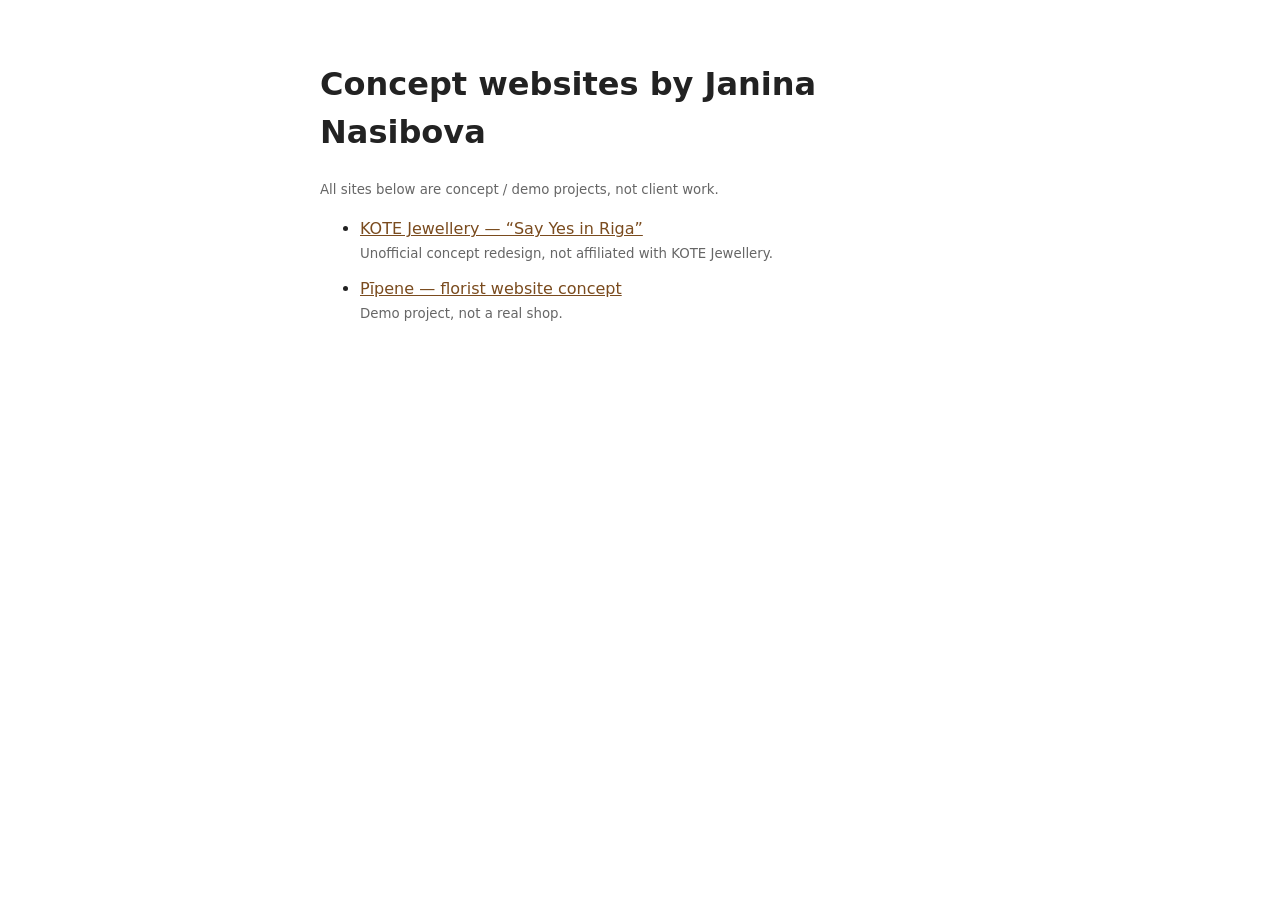
<file: index.html>
<!doctype html><html lang="en"><head><meta charset="utf-8"><meta name="viewport" content="width=device-width,initial-scale=1"><meta name="robots" content="noindex"><title>Janina Nasibova — Concept sites</title>
<style>body{font:16px/1.5 system-ui,sans-serif;max-width:640px;margin:60px auto;padding:0 20px;color:#222}a{color:#7a4b1e}li{margin:12px 0}small{color:#666}</style></head><body>
<h1>Concept websites by Janina Nasibova</h1><p><small>All sites below are concept / demo projects, not client work.</small></p><ul>
<li><a href="kote/">KOTE Jewellery — “Say Yes in Riga”</a><br><small>Unofficial concept redesign, not affiliated with KOTE Jewellery.</small></li>
<li><a href="pipene/">Pīpene — florist website concept</a><br><small>Demo project, not a real shop.</small></li></ul></body></html>
</file>
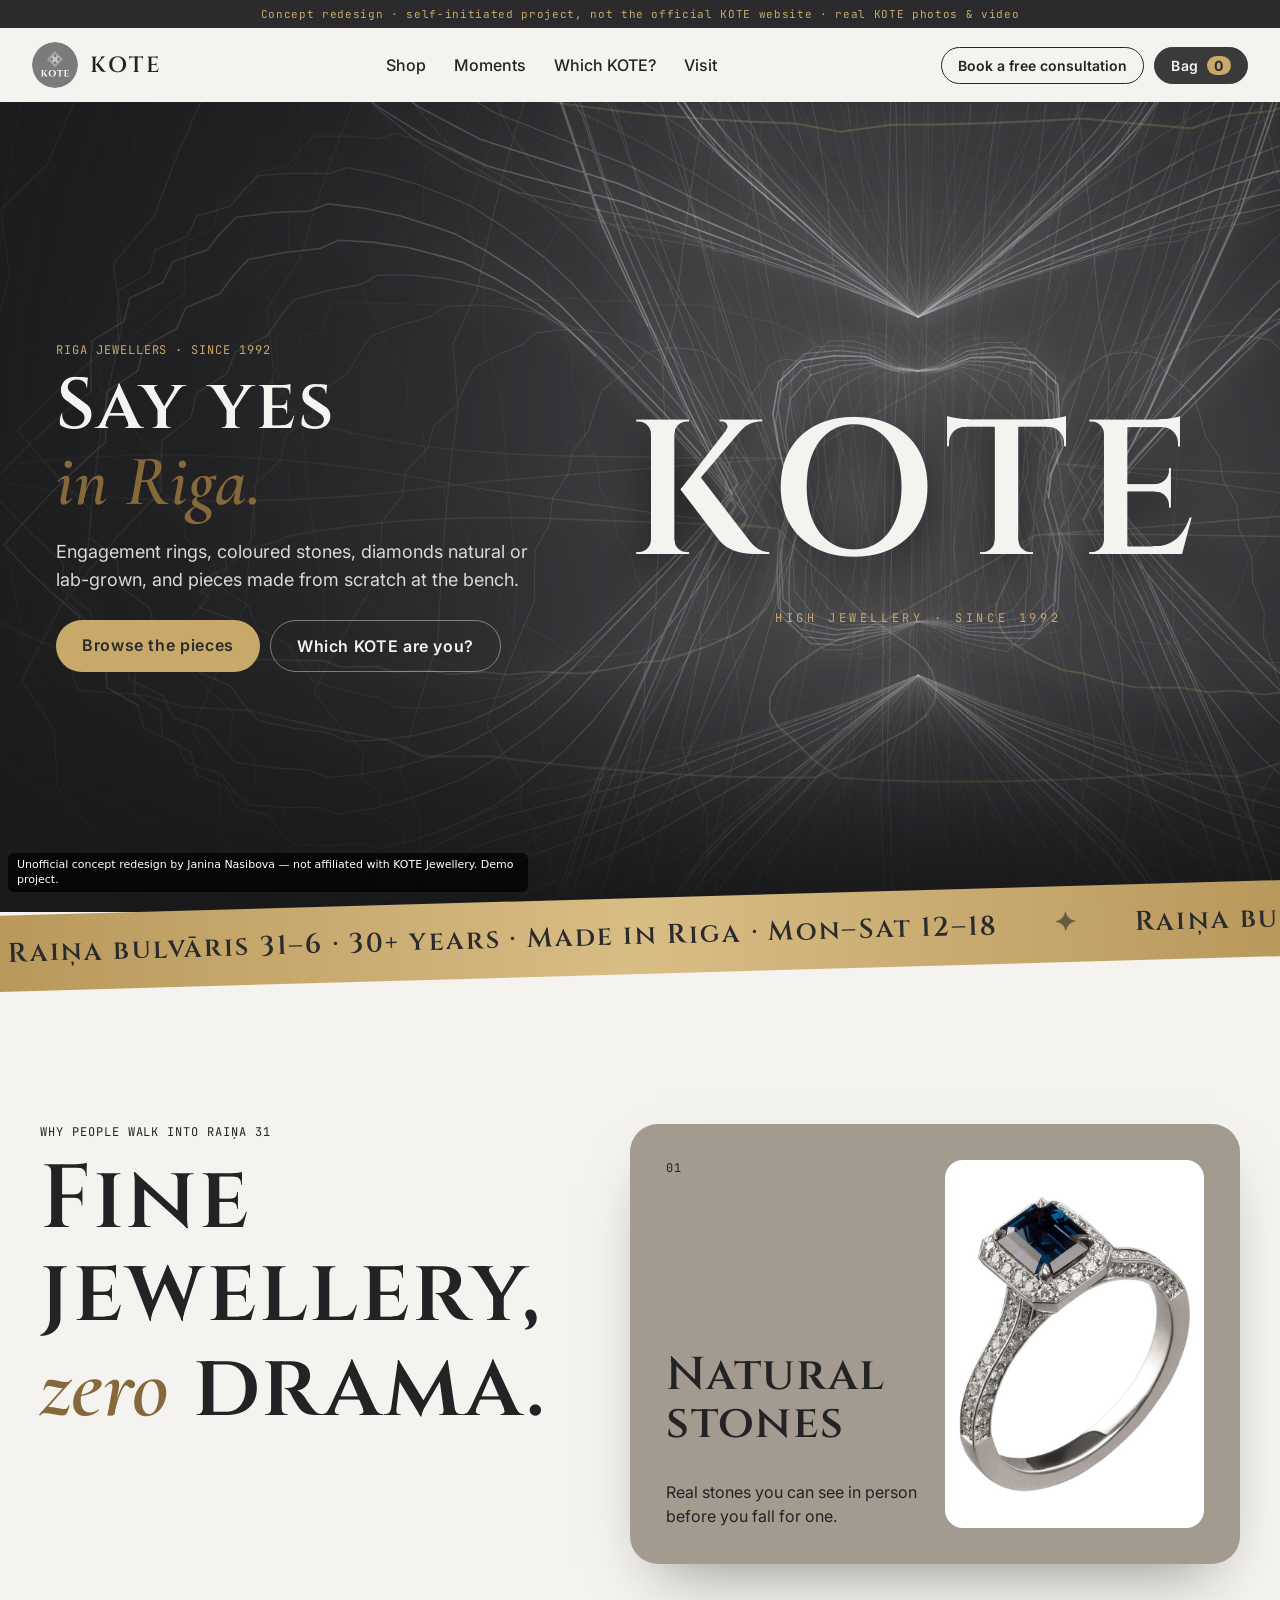
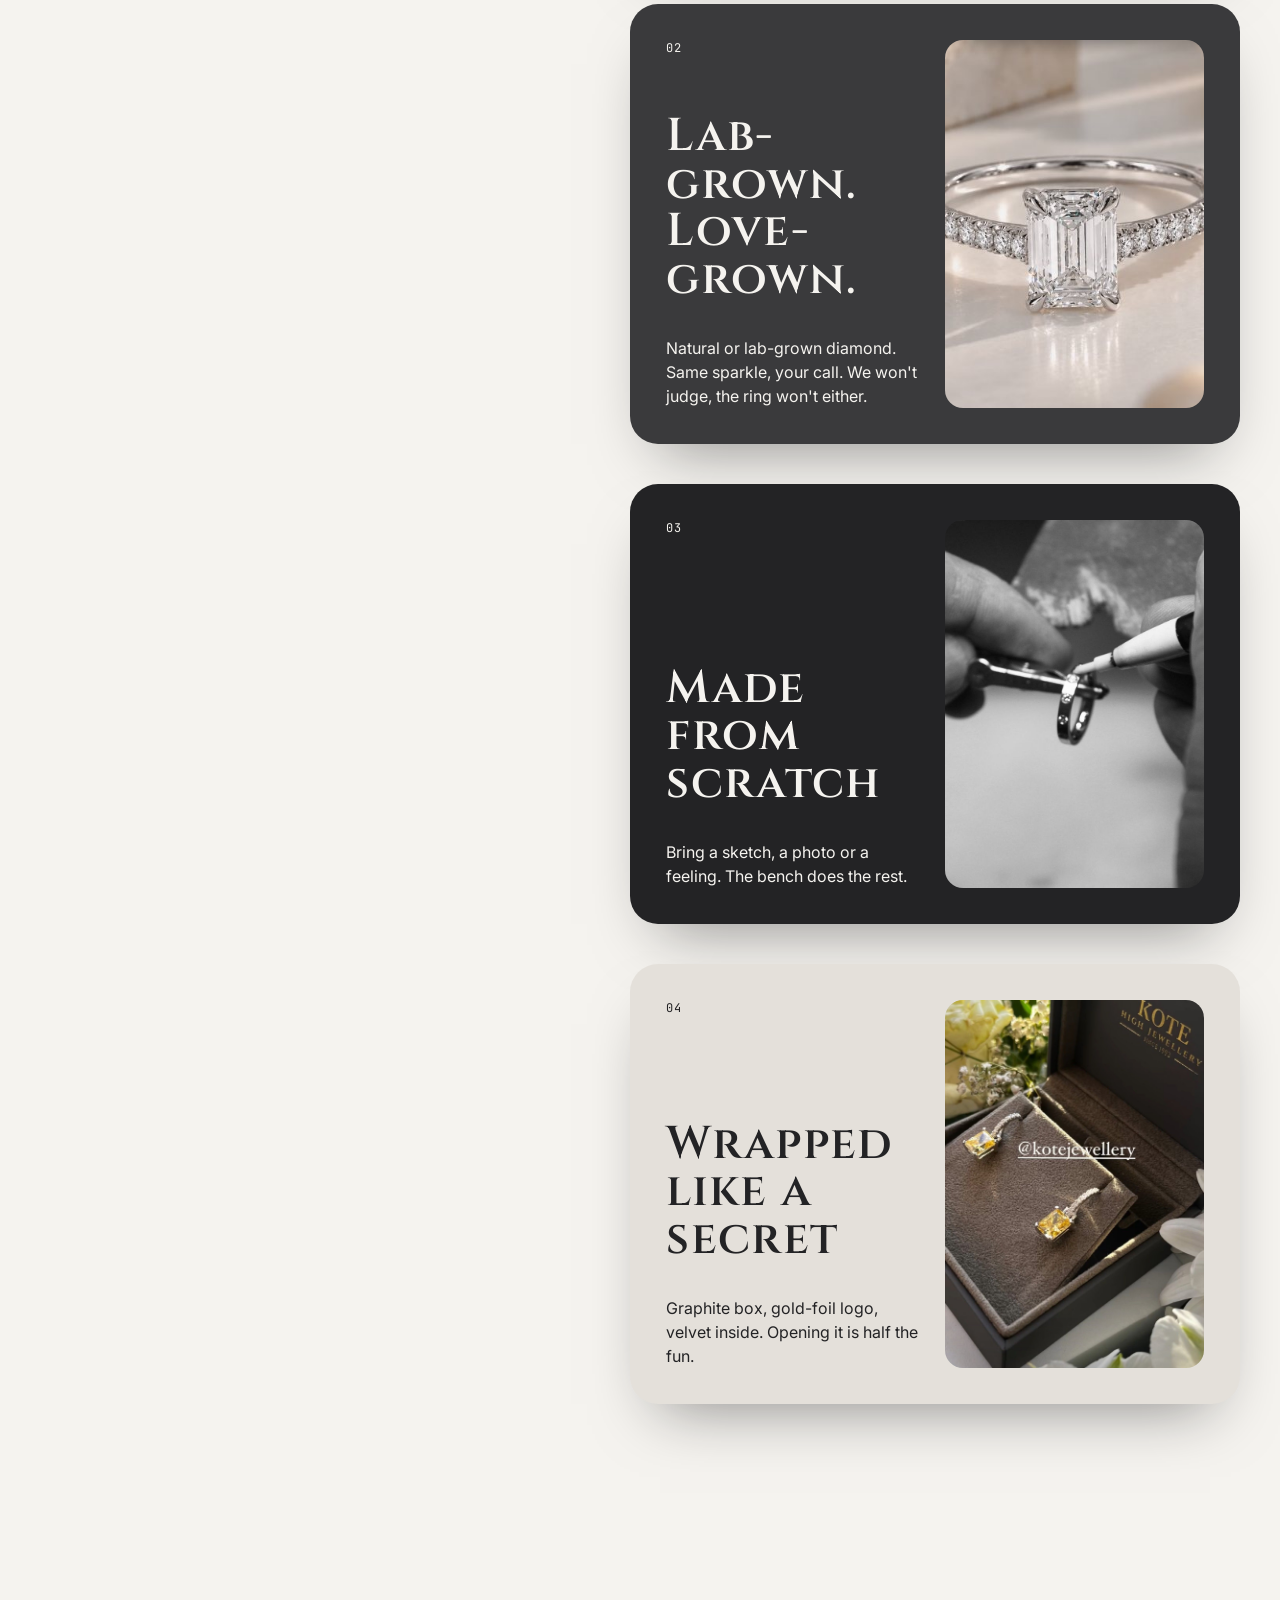
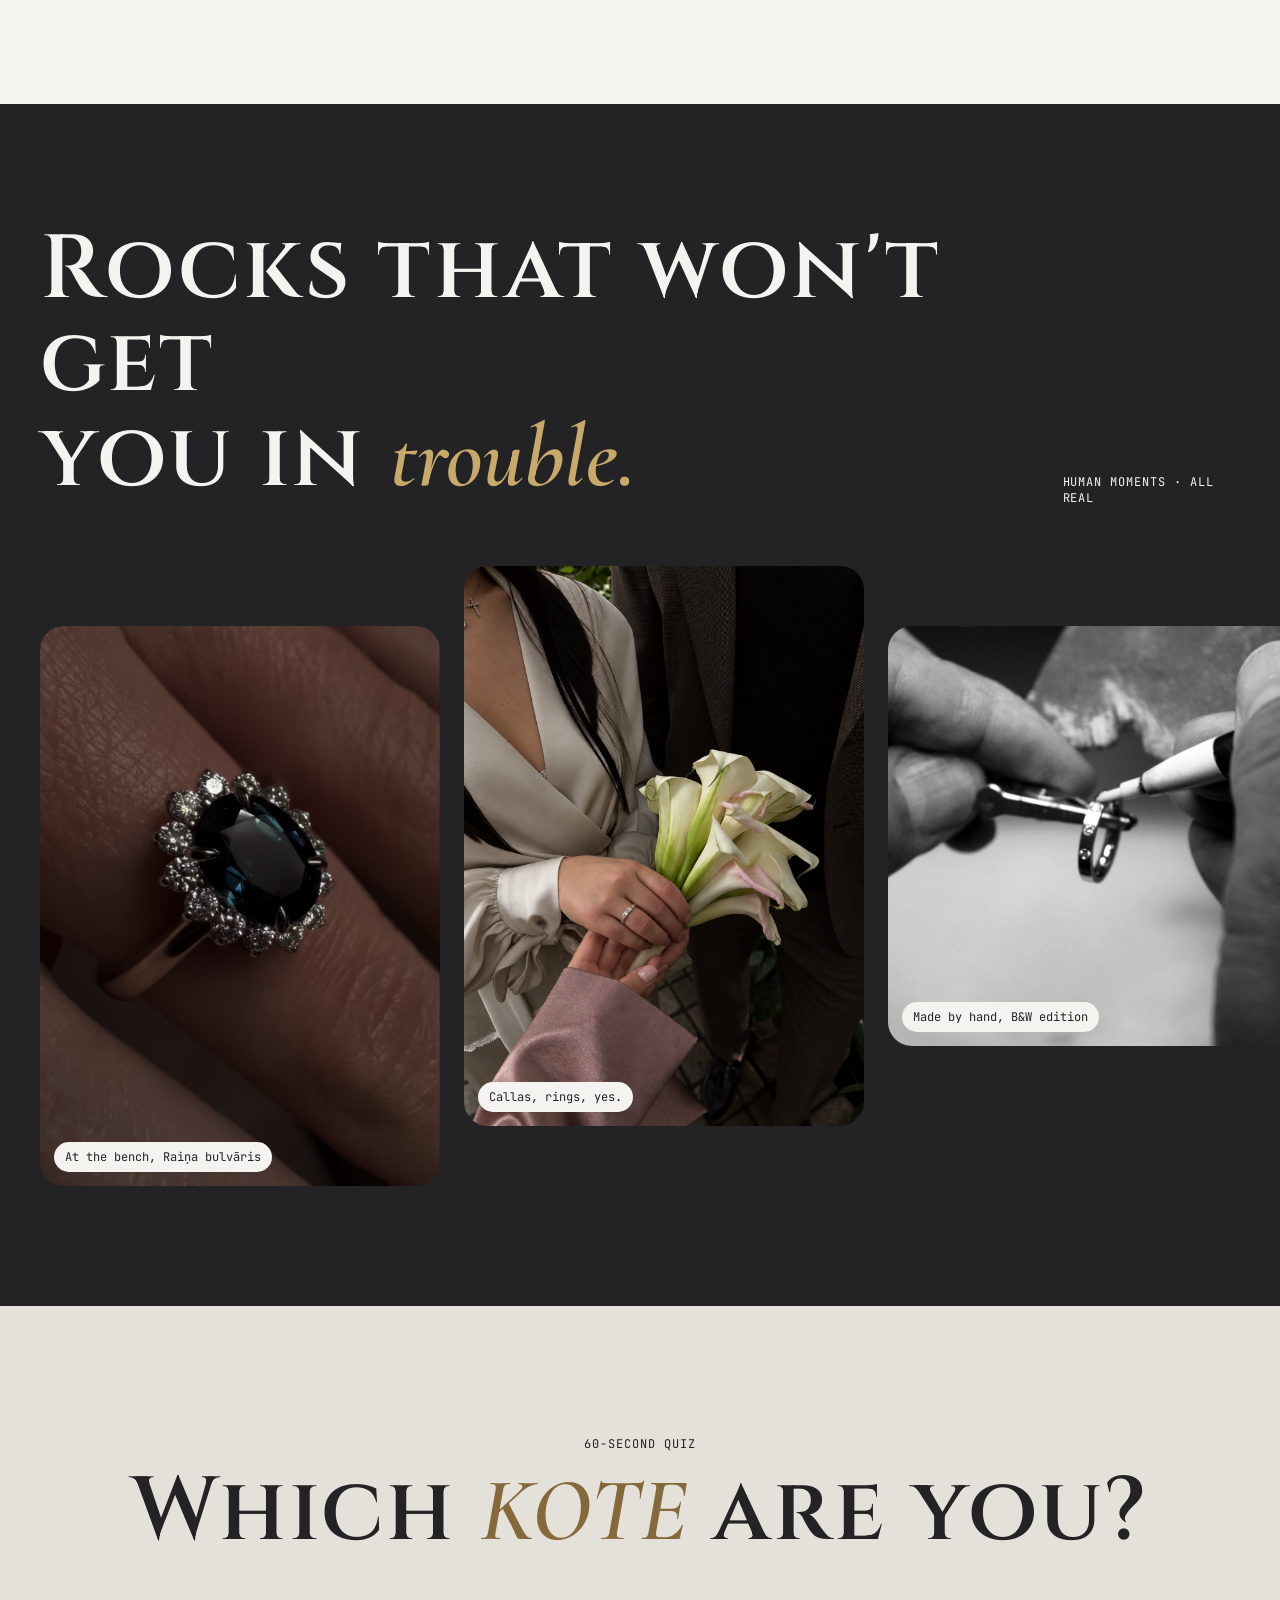
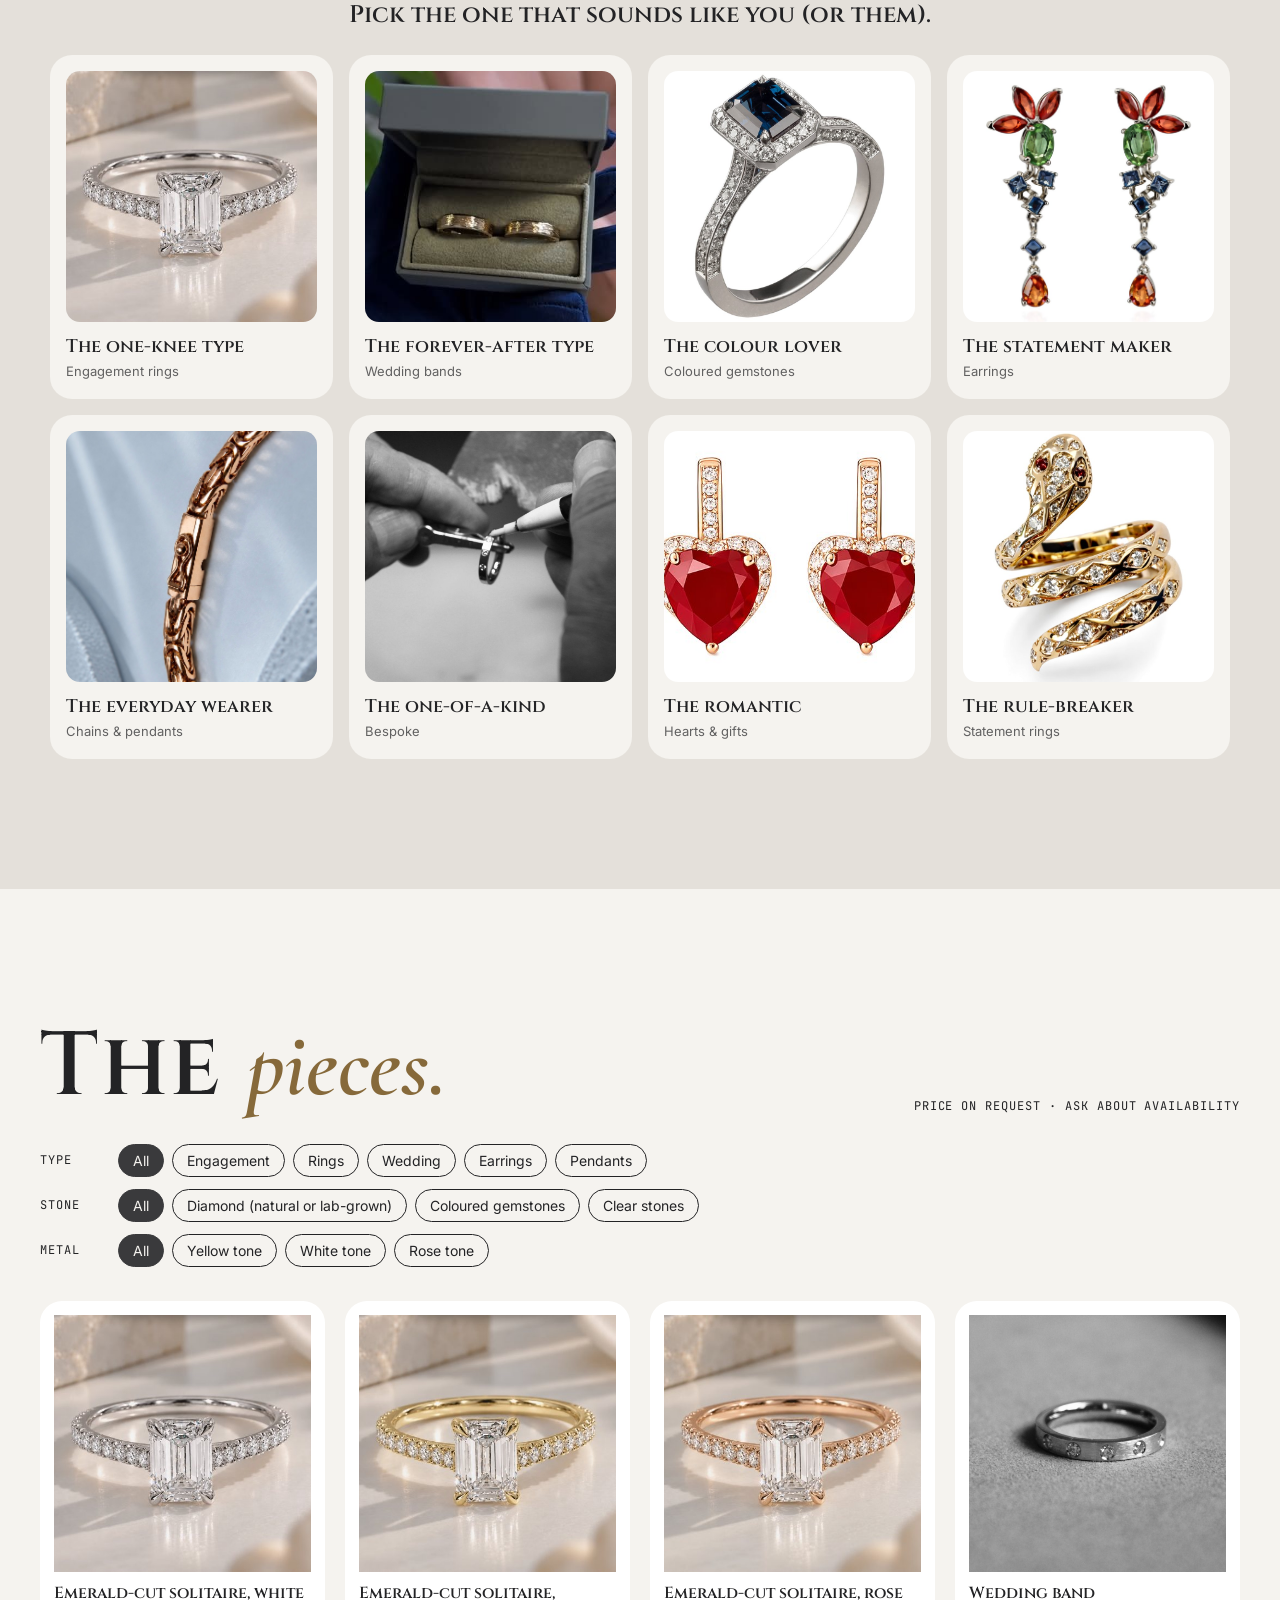
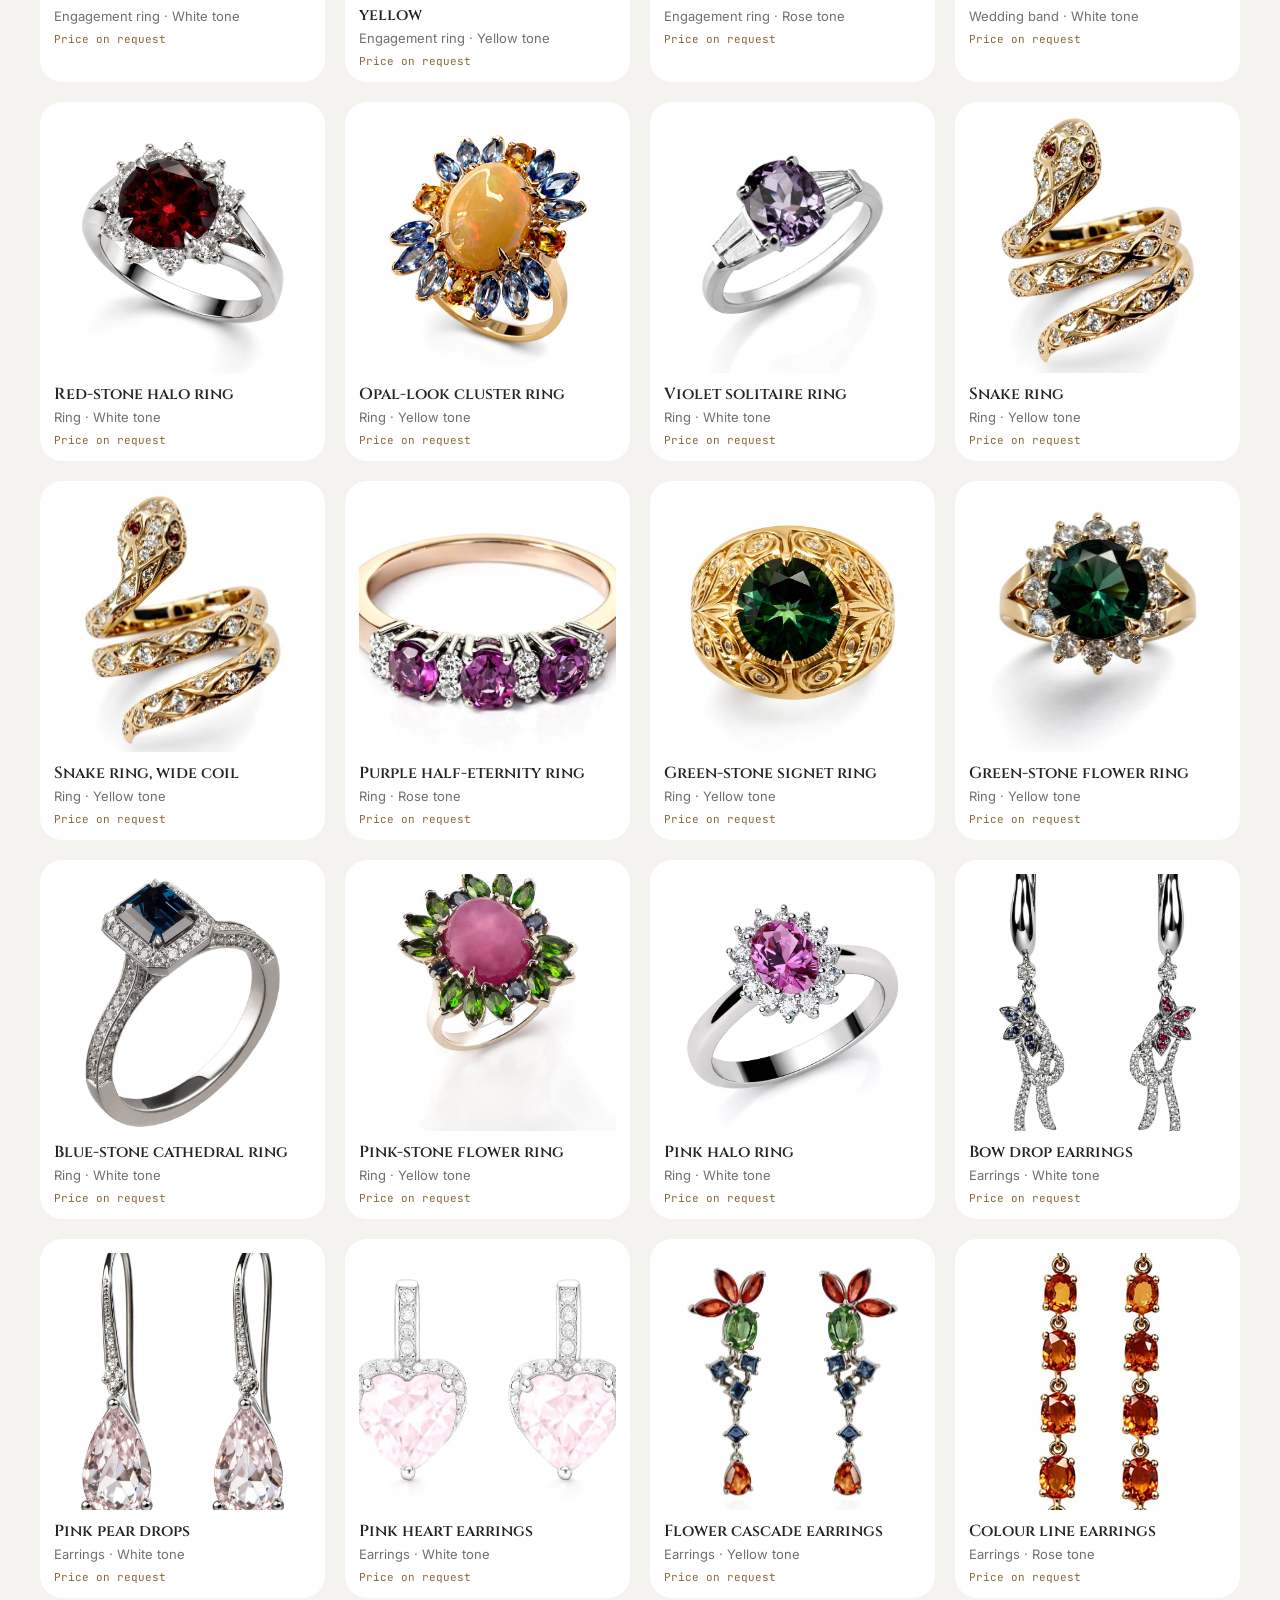
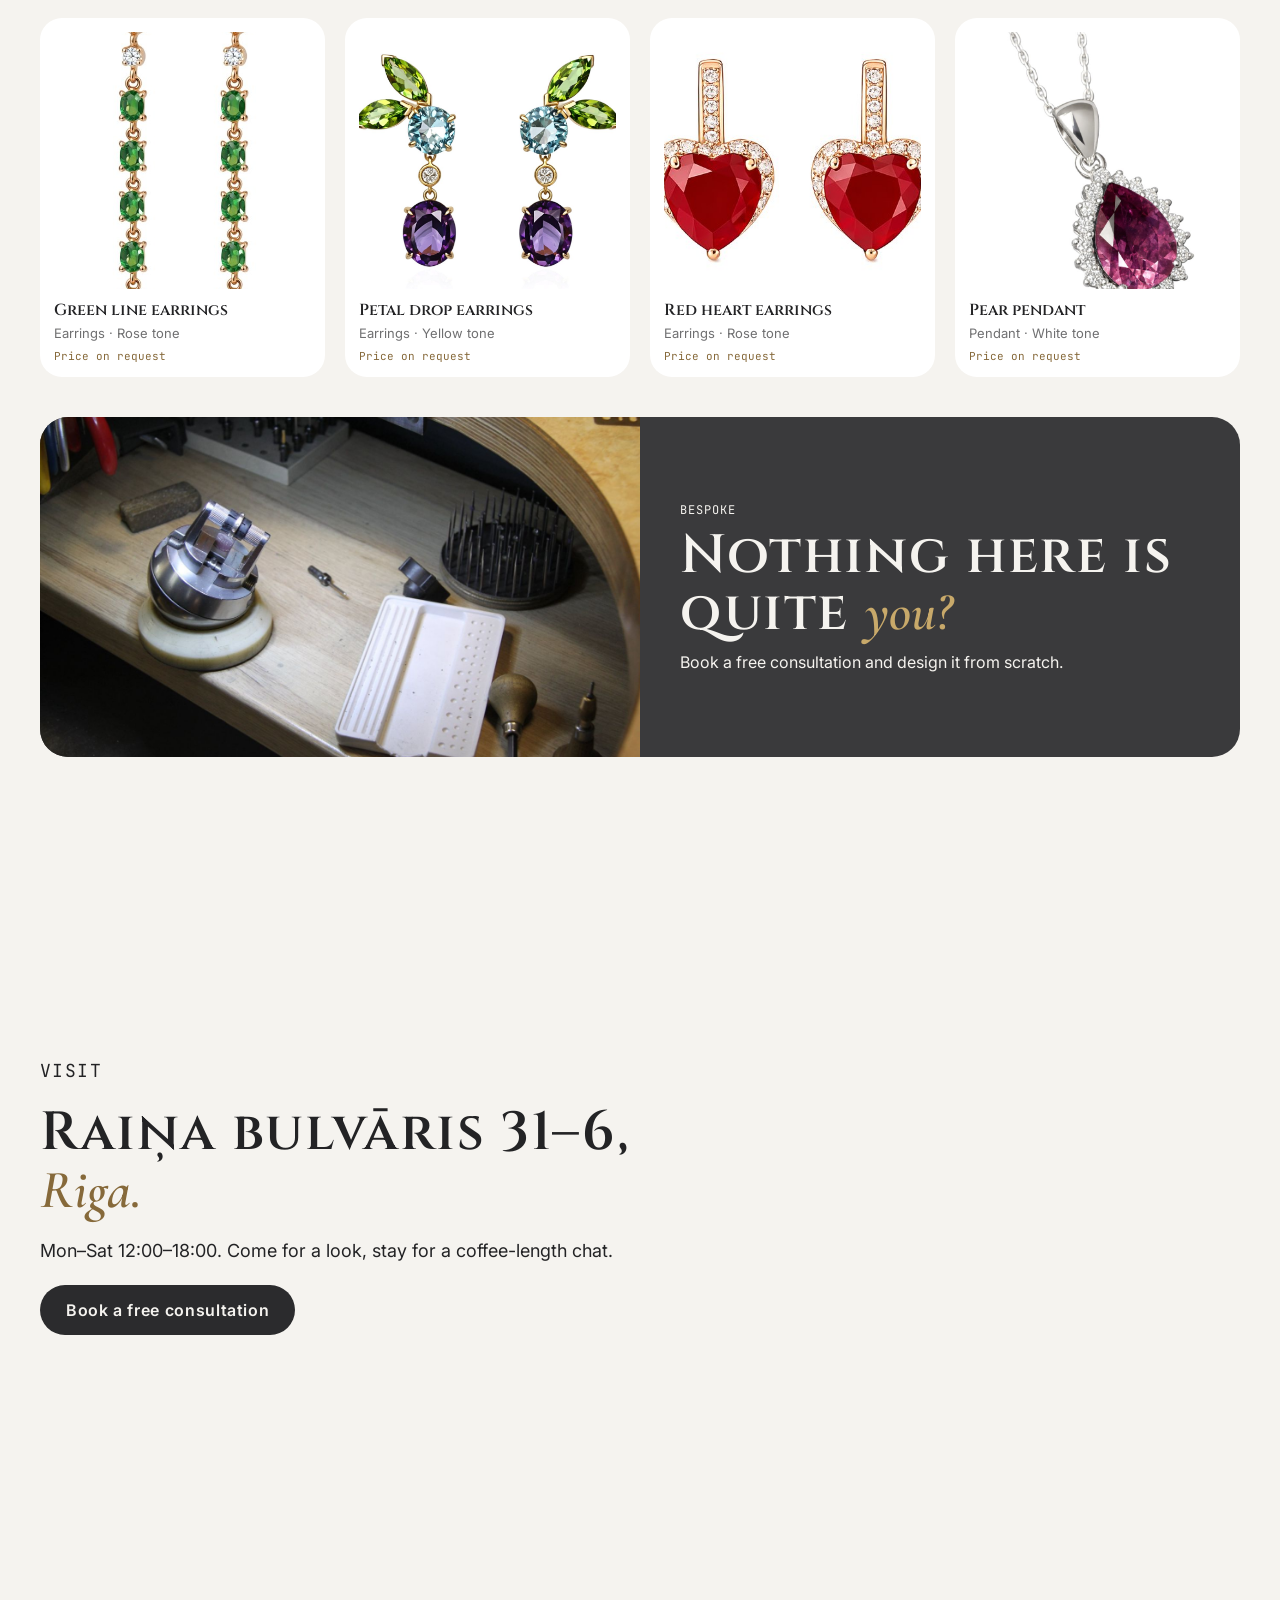
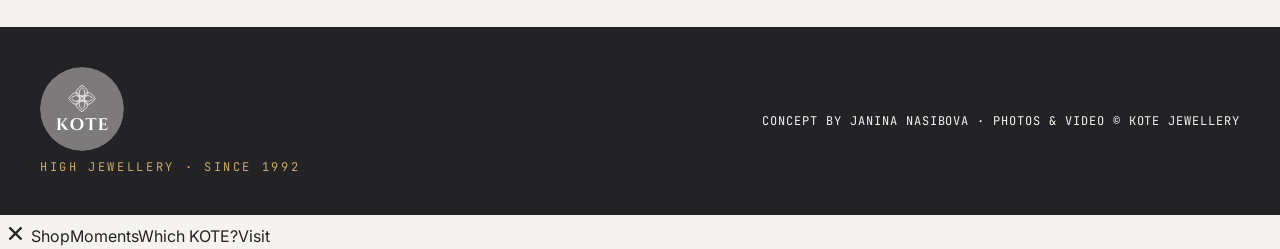
<file: kote/index.html>
<!doctype html><html lang="en"><head>
<meta name="robots" content="noindex"><meta charset="utf-8"><meta name="viewport" content="width=device-width,initial-scale=1">
<title>KOTE Jewellery — Say Yes in Riga (concept)</title>
<link rel="preconnect" href="https://fonts.googleapis.com"><link rel="preconnect" href="https://fonts.gstatic.com" crossorigin>
<link href="https://fonts.googleapis.com/css2?family=Cinzel:wght@500;600;700&family=Cormorant+Garamond:ital,wght@0,500;0,600;1,500;1,600&family=JetBrains+Mono:wght@400;600&family=Inter:wght@400;500;600&display=swap" rel="stylesheet">
<link rel="icon" href="img/kote_badge.svg"><link rel="stylesheet" href="styles.css"><link rel="stylesheet" href="mobile.css">
</head><body>
<div class="concept">Concept redesign · self-initiated project, not the official KOTE website · real KOTE photos &amp; video</div>
<header class="nav"><a href="#top" class="logo"><img decoding="async" src="img/kote_badge.svg" alt="KOTE Jewellery"><span>KOTE</span></a>
<nav><a href="#shop">Shop</a><a href="#moments">Moments</a><a href="#quiz">Which KOTE?</a><a href="#visit">Visit</a></nav>
<div class="navr"><button class="pill" data-open="book">Book a free consultation</button><button class="bagbtn" id="bagBtn" aria-label="Bag">Bag <b id="bagCount">0</b></button></div></header>

<section class="hero" id="top">
 <div class="hleft"><p class="mono">Riga jewellers · Since 1992</p><h1>Say yes<br><em>in Riga.</em></h1><p class="sub">Engagement rings, coloured stones, diamonds natural or lab-grown, and pieces made from scratch at the bench.</p>
 <div class="ctas"><a class="btn" href="#shop">Browse the pieces</a><a class="btn ghost" href="#quiz">Which KOTE are you?</a></div></div>
 <div class="stage" aria-hidden="true"><canvas id="sphere"></canvas><div class="bigkote">KOTE</div><p class="mono stagecap">High jewellery · Since 1992</p></div>
</section>

<div class="marquee"><div class="track" id="mq"></div></div>

<section class="stack" id="why"><div class="stackhead"><p class="mono">Why people walk into Raiņa 31</p><h2>Fine jewellery, <em>zero</em> drama.</h2></div>
 <div class="cards">
  <article class="card c1"><span class="mono">01</span><h3>Natural stones</h3><p>Real stones you can see in person before you fall for one.</p><img loading="lazy" decoding="async" src="img/6239_ring4.jpg" alt=""></article>
  <article class="card c2"><span class="mono">02</span><h3>Lab-grown. Love-grown.</h3><p>Natural or lab-grown diamond. Same sparkle, your call. We won't judge, the ring won't either.</p><img loading="lazy" decoding="async" src="img/ring_white.jpg" alt=""></article>
  <article class="card c3"><span class="mono">03</span><h3>Made from scratch</h3><p>Bring a sketch, a photo or a feeling. The bench does the rest.</p><img loading="lazy" decoding="async" src="img/atelier_hands.jpg" alt=""></article>
  <article class="card c4"><span class="mono">04</span><h3>Wrapped like a secret</h3><p>Graphite box, gold-foil logo, velvet inside. Opening it is half the fun.</p><img loading="lazy" decoding="async" src="img/kote_box.jpg" alt=""></article>
 </div></section>

<section class="moments" id="moments"><div class="mhead"><p class="mono">Human moments · all real</p><h2>Rocks that won't get<br>you in <em>trouble.</em></h2></div>
 <div class="mtrack" id="mtrack">
  <figure class="m tall"><video id="vid" src="video/kote_craft.mp4" poster="img/video_poster.jpg" muted loop playsinline autoplay></video><figcaption>At the bench, Raiņa bulvāris</figcaption></figure>
  <figure class="m tall"><img loading="lazy" decoding="async" src="img/client_callas.jpg" alt="Client with calla lilies and KOTE rings"><figcaption>Callas, rings, yes.</figcaption></figure>
  <figure class="m"><img loading="lazy" decoding="async" src="img/atelier_hands.jpg" class="bw" alt="Jeweller's hands at work"><figcaption>Made by hand, B&amp;W edition</figcaption></figure>
  <figure class="m tall"><img loading="lazy" decoding="async" src="img/client_bands.jpg" alt="Wedding bands in a grey box"><figcaption>Two bands, one box</figcaption></figure>
  <figure class="m tall"><img loading="lazy" decoding="async" src="img/ritual_champagne.jpg" alt="Champagne at KOTE"><figcaption>Bubbles optional. Recommended.</figcaption></figure>
  <figure class="m tall"><img loading="lazy" decoding="async" src="img/ritual_pack.jpg" alt="KOTE packaging"><figcaption>The unwrapping moment</figcaption></figure>
  <figure class="m tall sofia"><img loading="lazy" decoding="async" src="img/sofia_04.jpg" alt="Sofia Opikova"><figcaption>Sofia Opikova · KOTE</figcaption></figure>
 </div></section>

<section class="quiz" id="quiz"><div class="qbox">
 <p class="mono">60-second quiz</p><h2>Which <em>KOTE</em> are you?</h2>
 <div id="qbody"></div></div></section>

<section class="shop" id="shop"><div class="shophead"><h2>The <em>pieces.</em></h2><p class="mono">Price on request · ask about availability</p></div>
 <div class="filters" id="filters">
  <div><span class="mono">Type</span><button data-f="type" data-v="all" class="on">All</button><button data-f="type" data-v="engagement">Engagement</button><button data-f="type" data-v="ring">Rings</button><button data-f="type" data-v="wedding">Wedding</button><button data-f="type" data-v="earrings">Earrings</button><button data-f="type" data-v="necklace">Pendants</button></div>
  <div><span class="mono">Stone</span><button data-f="stone" data-v="all" class="on">All</button><button data-f="stone" data-v="diamond">Diamond (natural or lab-grown)</button><button data-f="stone" data-v="colour">Coloured gemstones</button><button data-f="stone" data-v="clear">Clear stones</button></div>
  <div><span class="mono">Metal</span><button data-f="metal" data-v="all" class="on">All</button><button data-f="metal" data-v="yellow">Yellow tone</button><button data-f="metal" data-v="white">White tone</button><button data-f="metal" data-v="rose">Rose tone</button></div>
 </div>
 <div class="grid" id="grid"></div>
 <a class="bespoke" data-open="book"><img loading="lazy" decoding="async" src="img/atelier_bench.jpg" alt=""><div><p class="mono">Bespoke</p><h3>Nothing here is quite <em>you?</em></h3><p>Book a free consultation and design it from scratch.</p></div></a>
</section>

<section class="visit" id="visit"><div><p class="mono">Visit</p><h2>Raiņa bulvāris 31–6,<br><em>Riga.</em></h2><p>Mon–Sat 12:00–18:00. Come for a look, stay for a coffee-length chat.</p><button class="btn" data-open="book">Book a free consultation</button></div><img loading="lazy" decoding="async" src="img/sofia_10.jpg" alt="Sofia Opikova"></section>
<footer><div class="fbrand"><img loading="lazy" decoding="async" src="img/kote_badge.svg" alt="KOTE"><p class="mono since">High jewellery · Since 1992</p></div><p class="mono">Concept by Janina Nasibova · photos &amp; video © KOTE Jewellery</p></footer>

<div class="scrim" id="scrim"></div>
<aside class="drawer" id="drawer"><div class="dh"><h3>Your bag</h3><button class="x" data-close>×</button></div><div id="bagList"></div><div class="df"><p class="mono">Prices on request. We'll confirm everything in writing.</p><button class="btn" id="toCheckout">Request checkout</button></div></aside>
<div class="modal" id="pmodal"><div class="mbox prod"><button class="x" data-close>×</button><div id="pbody"></div></div></div>
<div class="modal" id="checkout"><div class="mbox"><button class="x" data-close>×</button><h3>Checkout <em>request</em></h3>
<form id="coForm"><div id="coItems" class="coitems"></div>
<label>Name<input required name="name"></label><label>Email<input required type="email" name="email"></label>
<label class="gift"><input type="checkbox" name="gift" checked><img loading="lazy" decoding="async" src="img/kote_box.jpg" alt="KOTE gift box"><span><b>KOTE gift box</b><br>Graphite box with gold-foil logo, velvet insert &amp; card</span></label>
<label>Note for the card<textarea name="note" placeholder="Will you…?"></textarea></label>
<label>Collection<select name="del"><option>Pick up at Raiņa bulvāris 31–6</option><option>Ask about delivery</option></select></label>
<button class="btn" type="submit">Send request</button></form><div class="done" id="coDone" hidden><h3>Request sent <em>(concept)</em></h3><p>KOTE would reply in writing with price and availability.</p></div></div></div>
<div class="modal" id="book"><div class="mbox"><button class="x" data-close>×</button><h3>Free <em>consultation</em></h3><p class="mono">Mon–Sat 12:00–18:00 · Raiņa bulvāris 31–6</p>
<form id="bkForm"><label>Day<input type="date" required name="d" id="bkDate"></label><div class="slots" id="slots"></div>
<label>About<select name="t"><option>Engagement ring</option><option>Wedding bands</option><option>Bespoke piece</option><option>Coloured gemstones</option><option>Something else</option></select></label>
<label>Name<input required name="n"></label><label>Email<input required type="email" name="e"></label><button class="btn" type="submit">Book</button></form><div class="done" id="bkDone" hidden><h3>See you <em>soon.</em></h3><p id="bkMsg"></p></div></div></div>
<div class="stamp" id="stamp"><img loading="lazy" decoding="async" src="img/kote_badge.svg" alt=""></div>
<div class="cursor" id="cursor"></div>
<script src="app.js"></script><script src="sphere.js"></script><div class="demo-note">Unofficial concept redesign by Janina Nasibova — not affiliated with KOTE Jewellery. Demo project.</div>
<script src="mobile.js" defer></script>
</body></html>
</file>
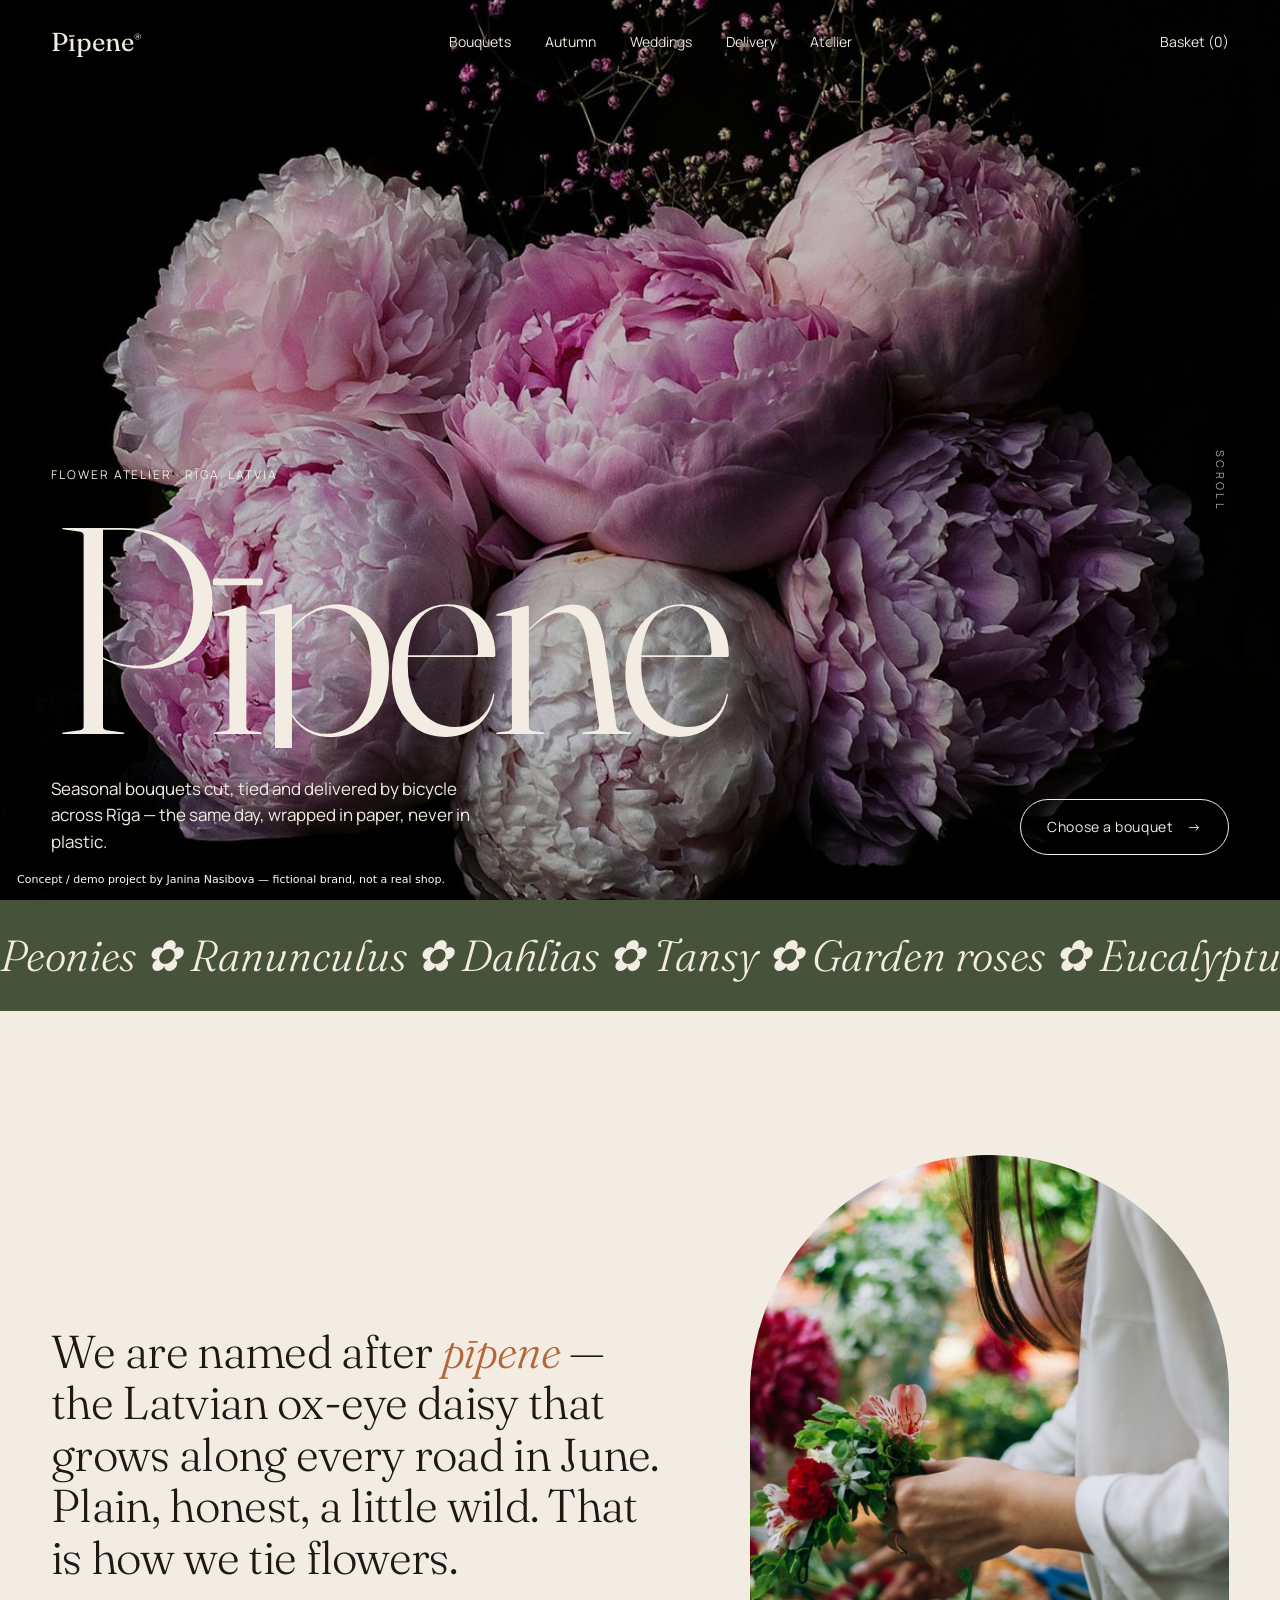
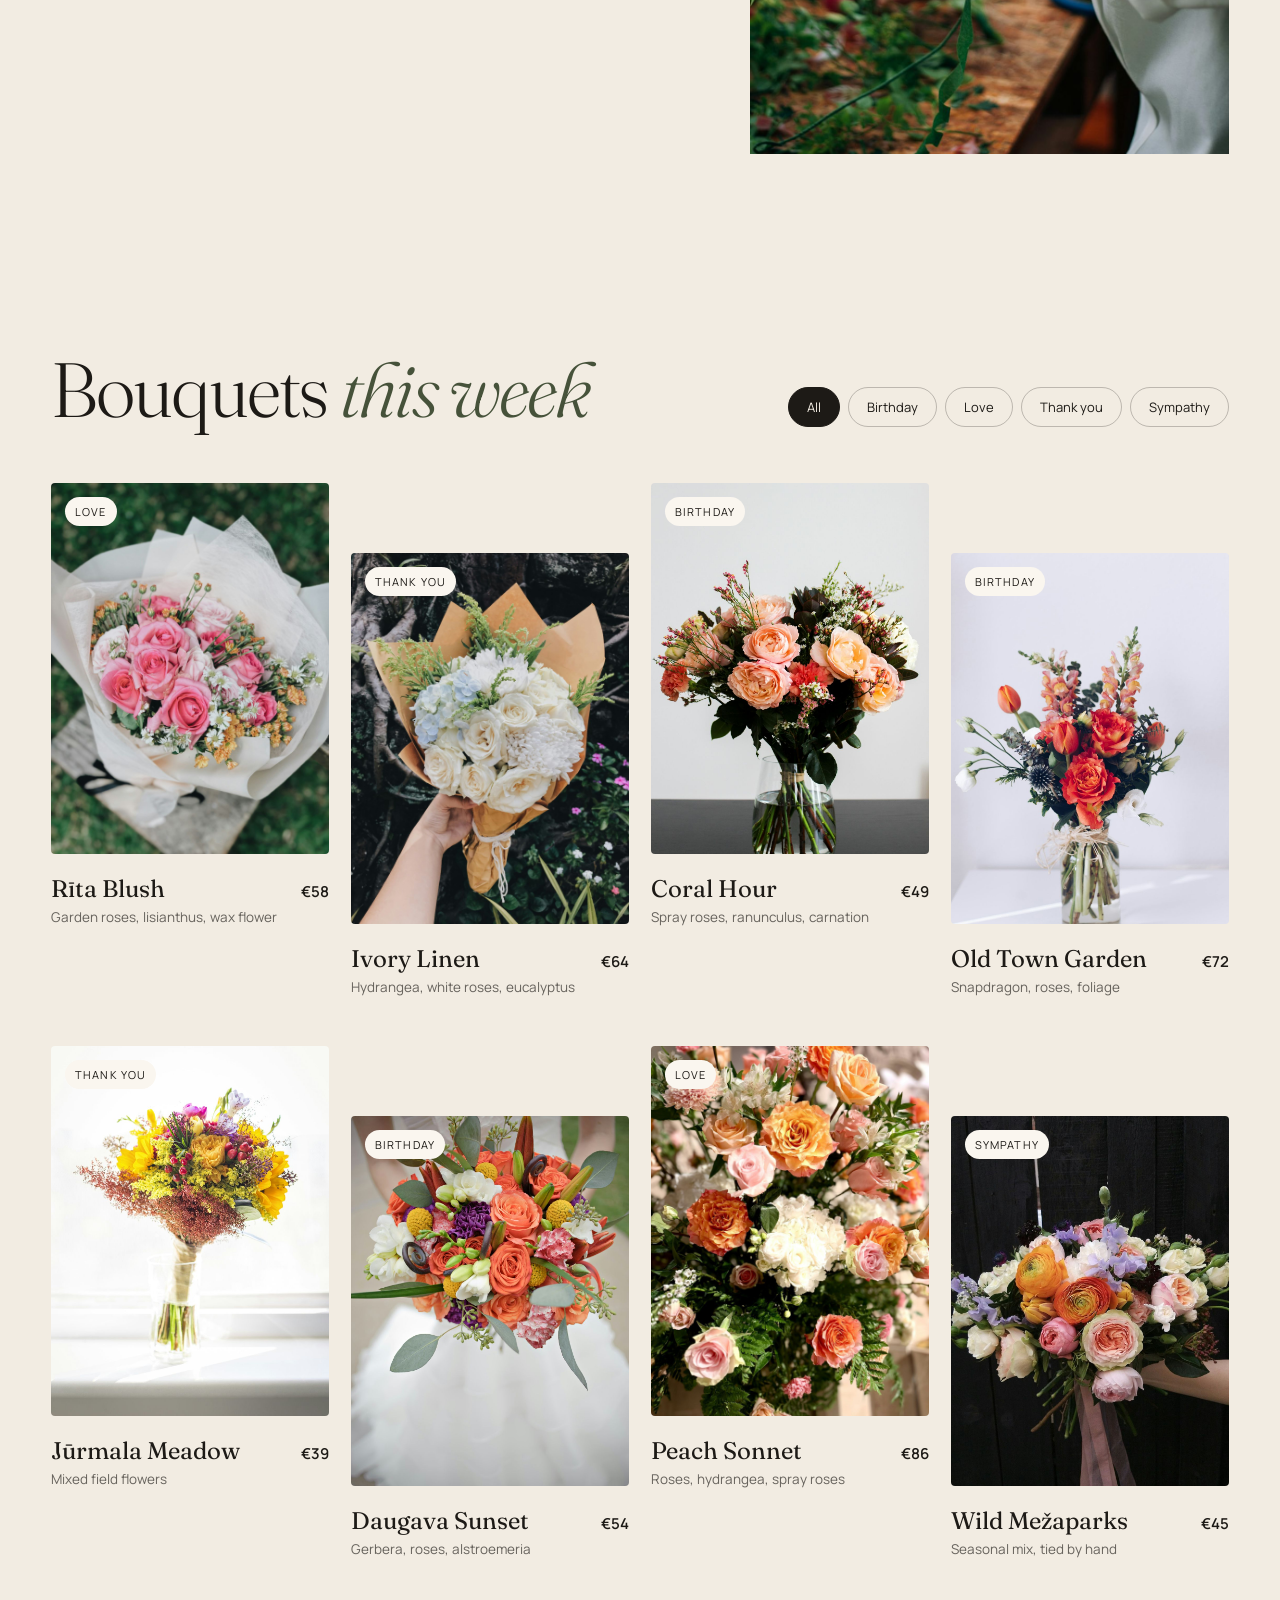
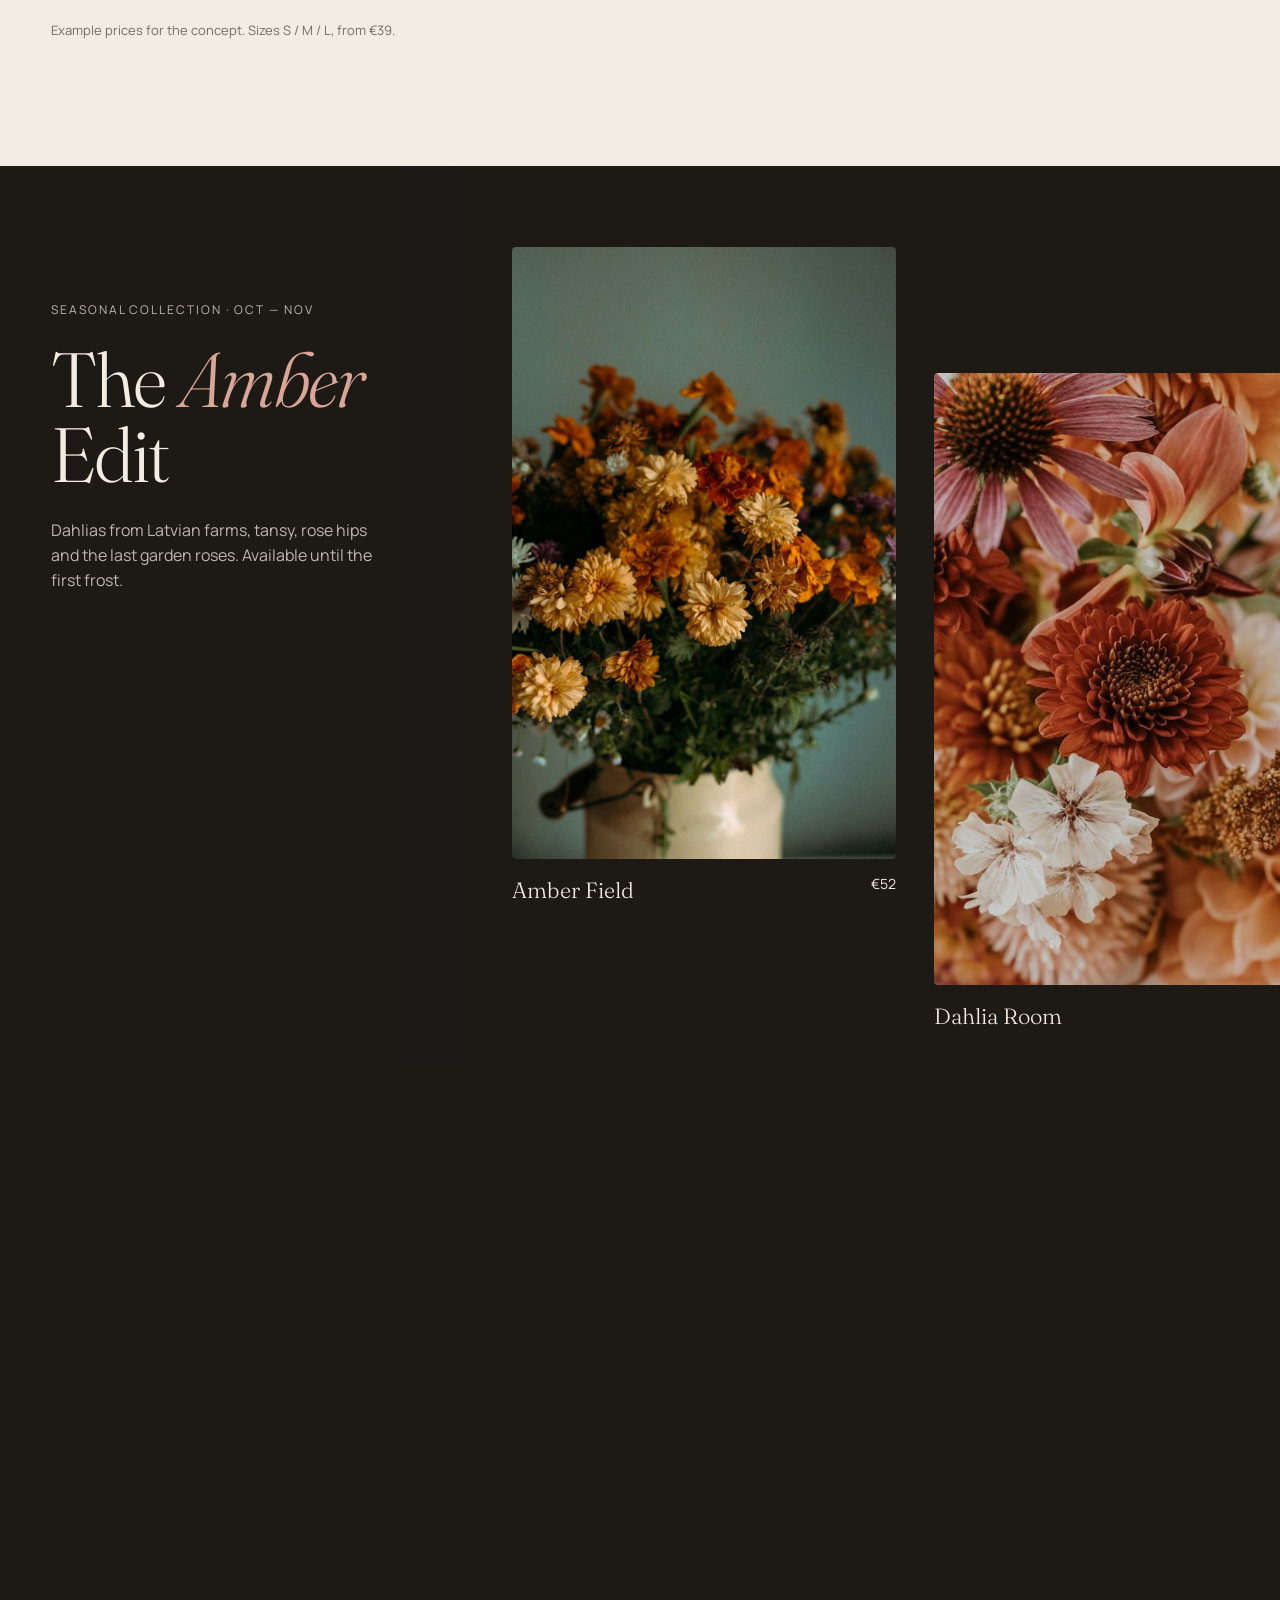
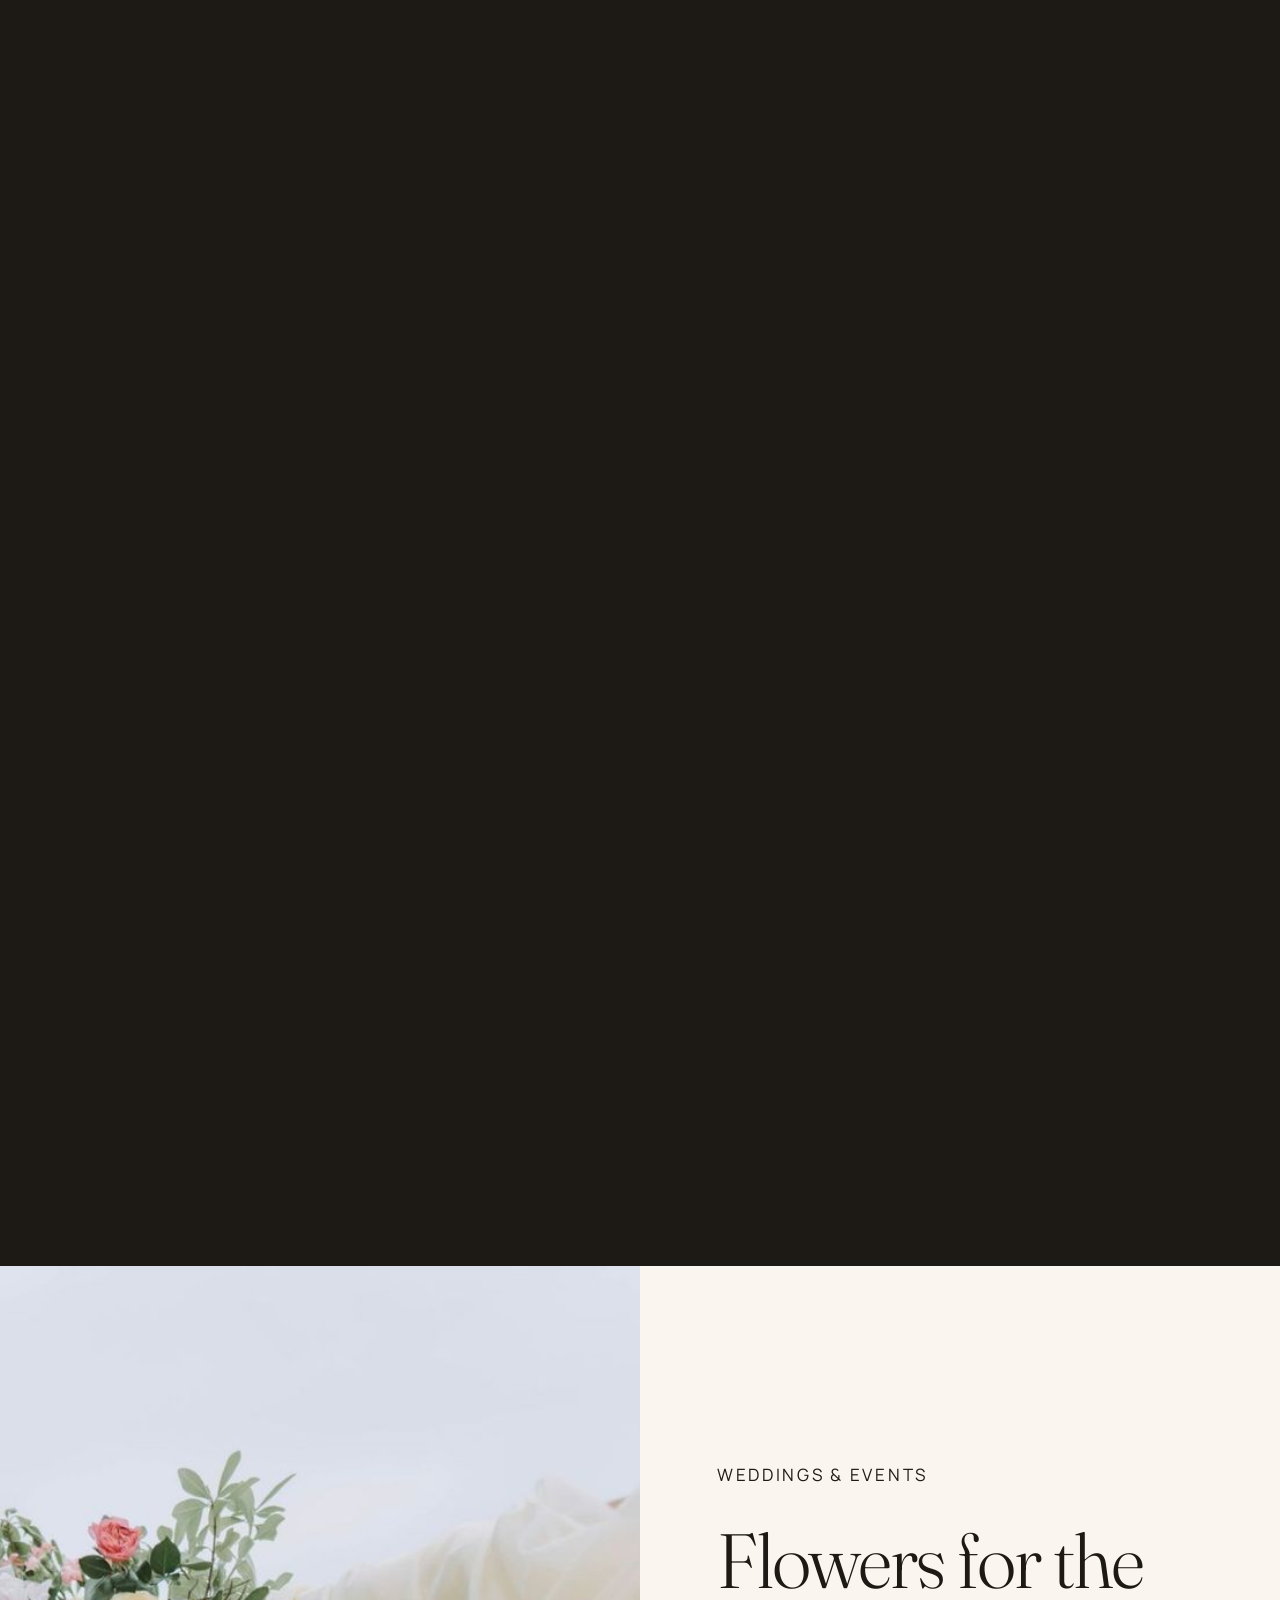
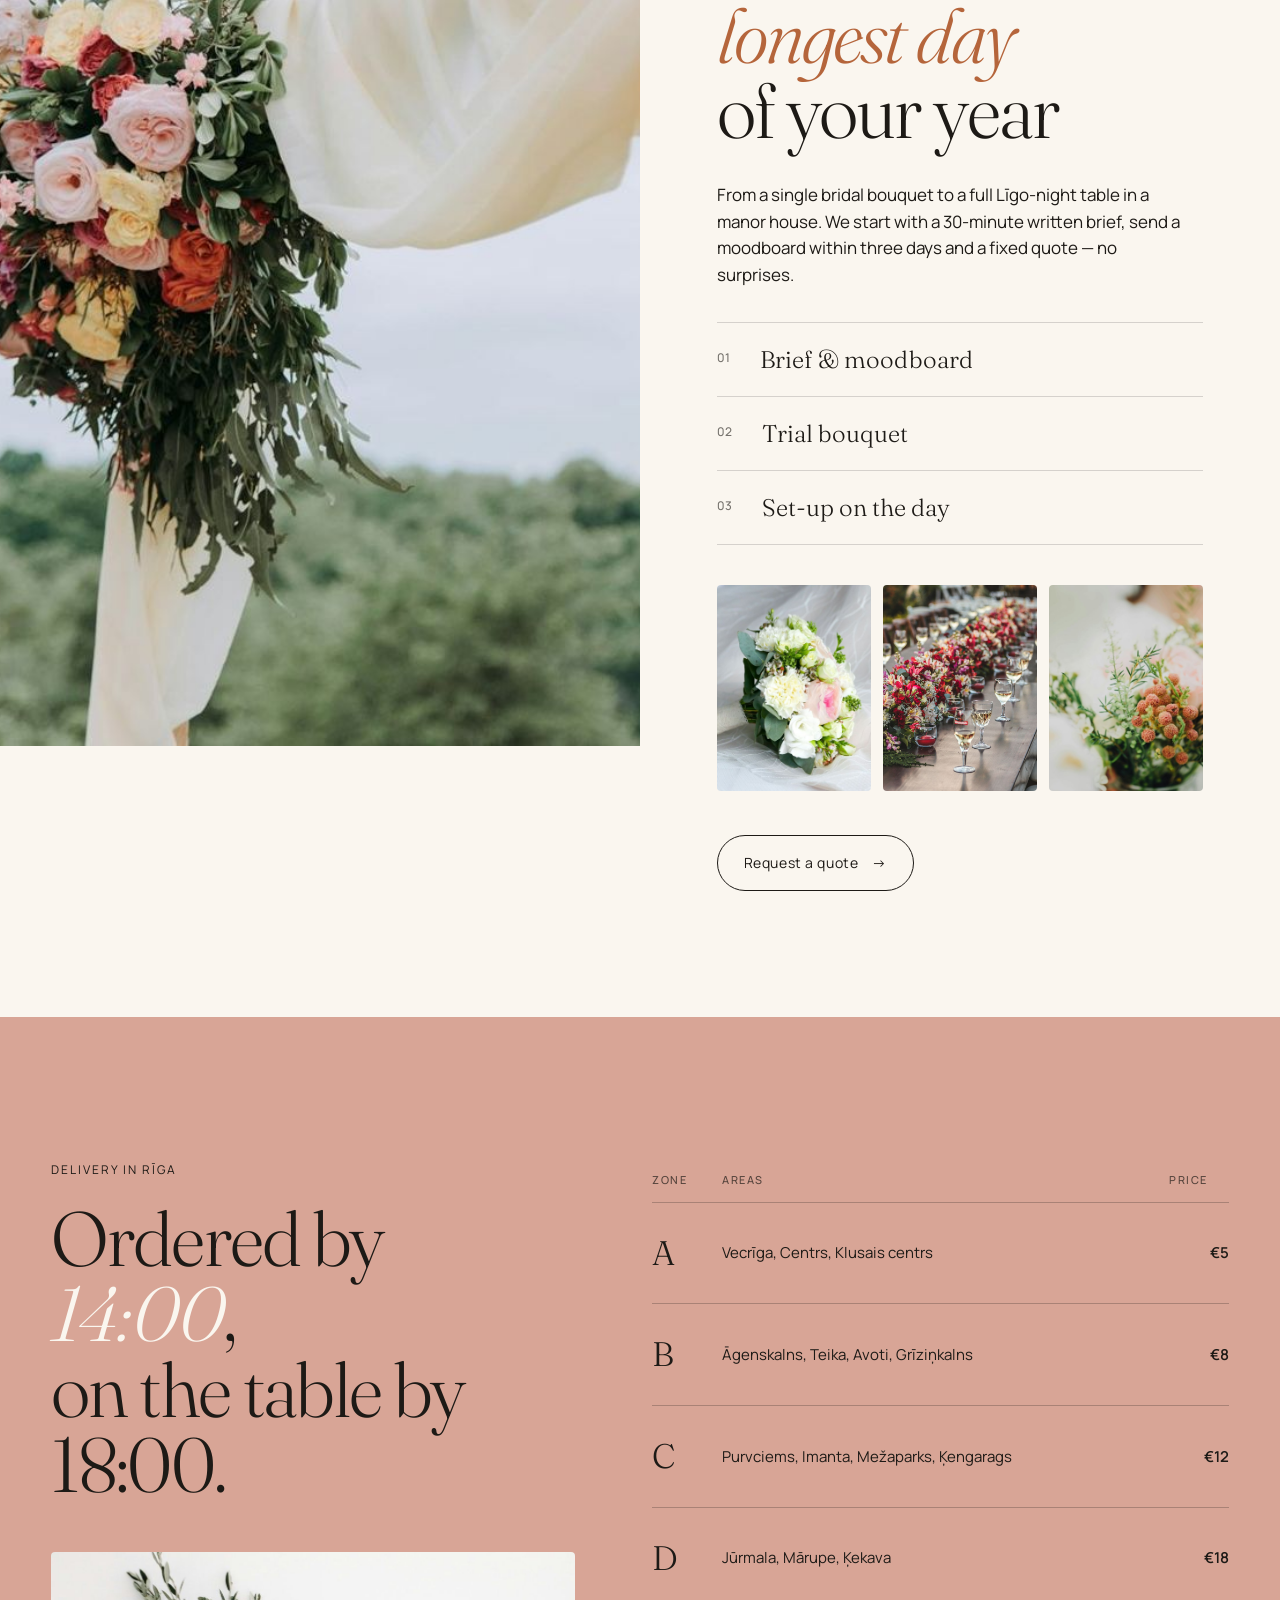
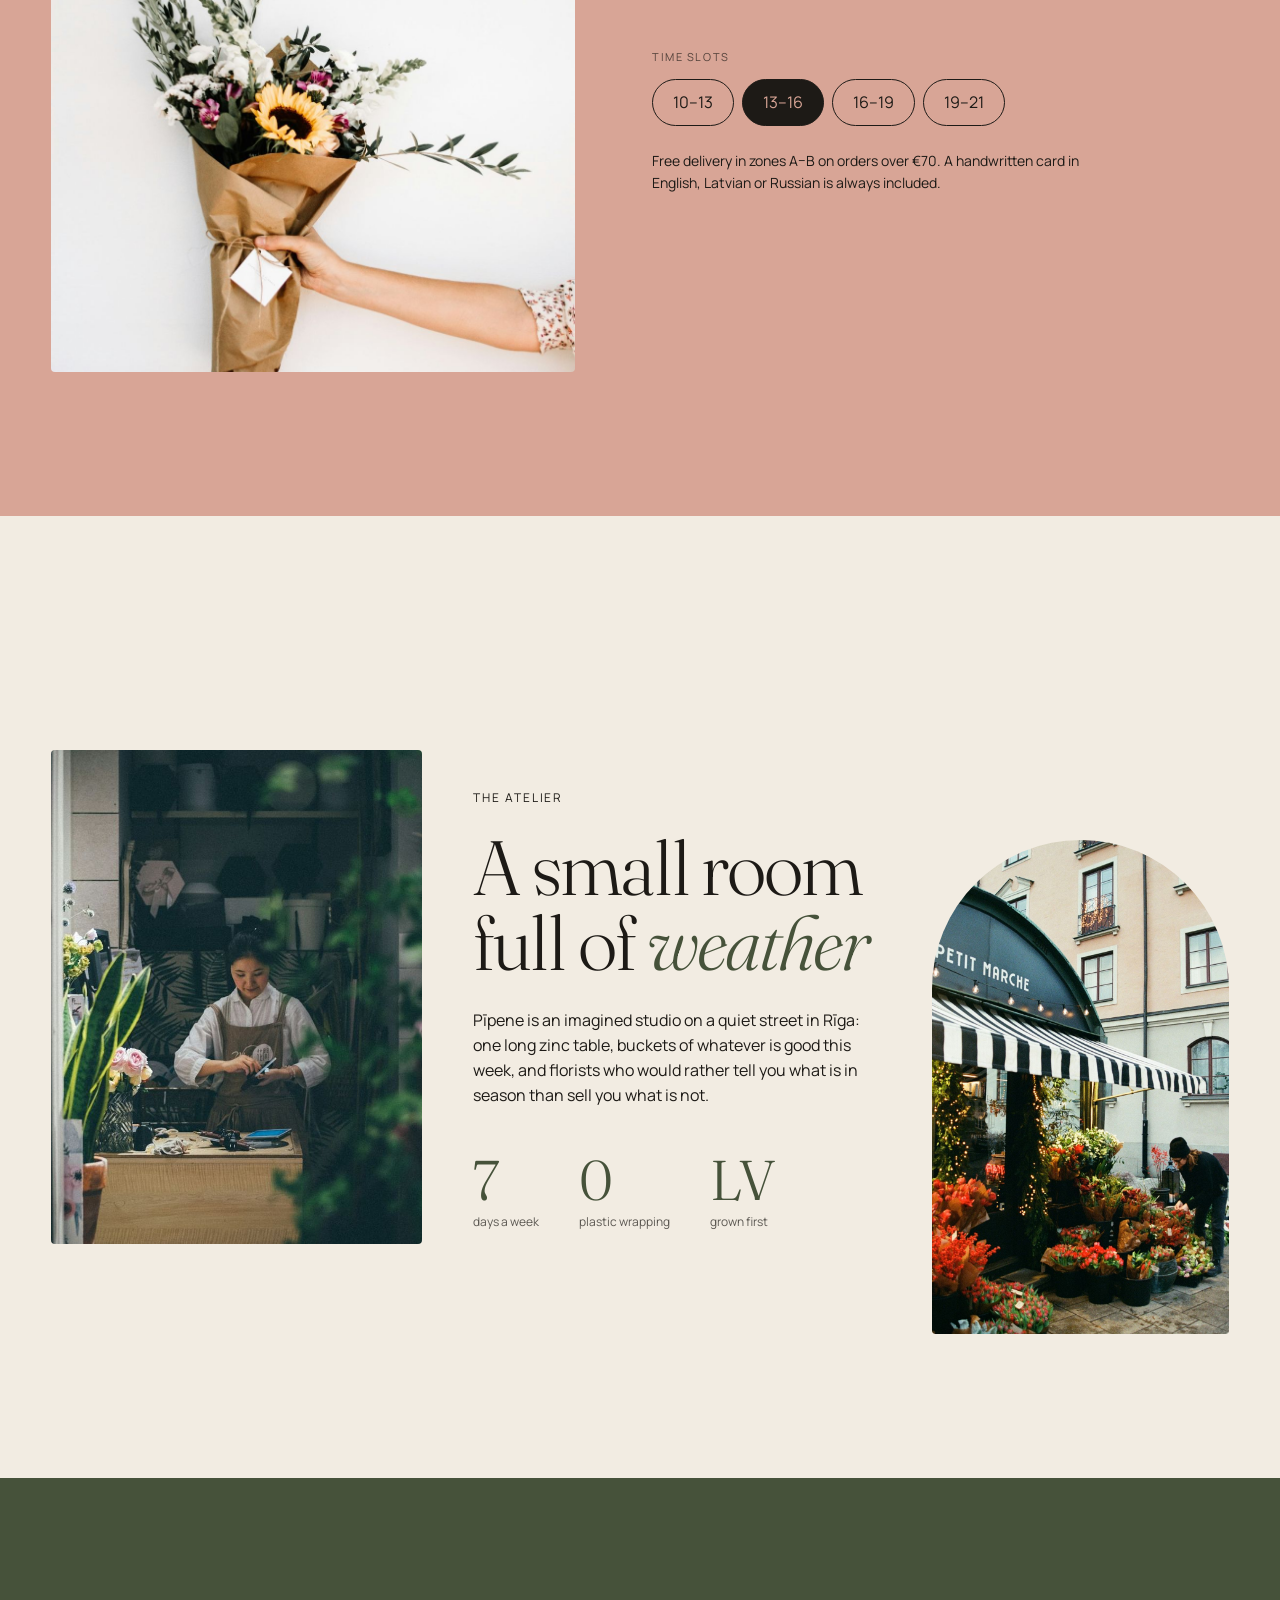
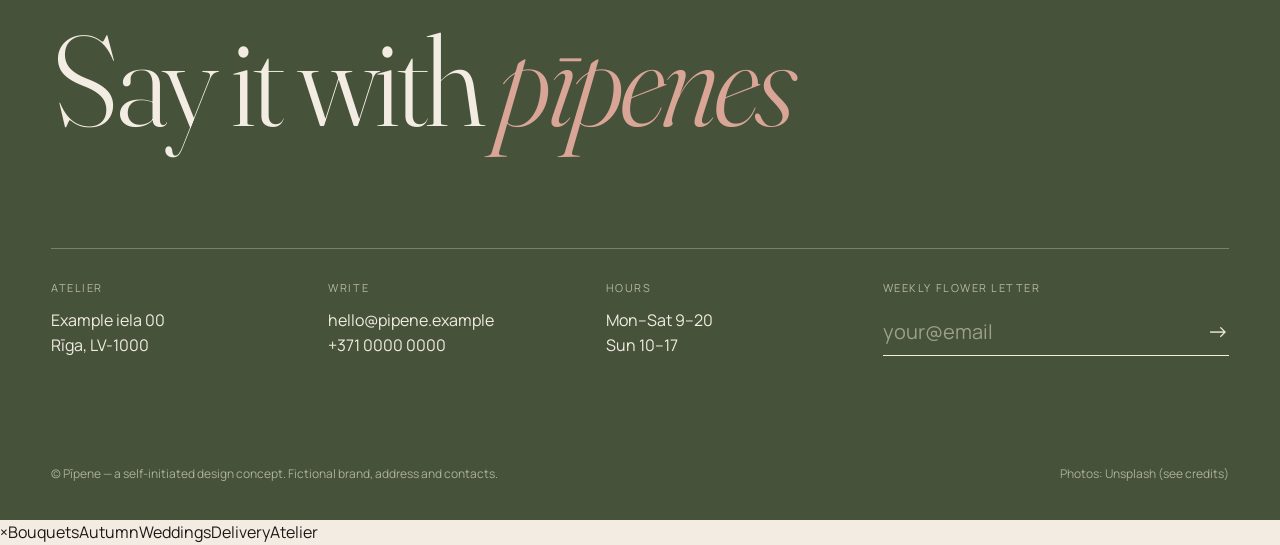
<file: pipene/index.html>
<!doctype html><html lang="en"><head>
<meta name="robots" content="noindex"><meta charset="utf-8"><meta name="viewport" content="width=device-width,initial-scale=1">
<title>Pīpene — Flower Atelier, Rīga (concept)</title>
<link rel="preconnect" href="https://fonts.googleapis.com"><link rel="preconnect" href="https://fonts.gstatic.com" crossorigin>
<link href="https://fonts.googleapis.com/css2?family=Fraunces:ital,opsz,wght@0,9..144,300;0,9..144,400;1,9..144,300;1,9..144,400&family=Manrope:wght@400;500;600&display=swap" rel="stylesheet">
<link rel="stylesheet" href="style.css"><link rel="stylesheet" href="mobile.css">
</head><body>
<div class="concept">Design concept · fictional brand · not a real shop</div>
<header class="nav"><a class="logo" href="#top">Pīpene<sup>®</sup></a>
<nav><a href="#shop">Bouquets</a><a href="#season">Autumn</a><a href="#weddings">Weddings</a><a href="#delivery">Delivery</a><a href="#about">Atelier</a></nav>
<a class="cart" href="#shop">Basket (0)</a><button class="burger" aria-label="menu"><span></span><span></span></button></header>

<section class="hero" id="top">
 <div class="hero-img" data-speed="0.25"><img decoding="async" src="img/hero.jpg" alt="Peonies on a dark background"></div>
 <div class="hero-txt">
  <p class="eyebrow r">Flower atelier · Rīga, Latvia</p>
  <h1 class="big"><span class="line"><span>Pīpene</span></span></h1>
  <div class="hero-row r"><p>Seasonal bouquets cut, tied and delivered by bicycle across Rīga — the same day, wrapped in paper, never in plastic.</p><a class="btn" href="#shop">Choose a bouquet <i>→</i></a></div>
 </div>
 <div class="scroll-hint">Scroll</div>
</section>

<div class="marquee"><div class="track"><span>Peonies ✿ Ranunculus ✿ Dahlias ✿ Tansy ✿ Garden roses ✿ Eucalyptus ✿ Dried grasses ✿ Tulips ✿ </span><span>Peonies ✿ Ranunculus ✿ Dahlias ✿ Tansy ✿ Garden roses ✿ Eucalyptus ✿ Dried grasses ✿ Tulips ✿ </span></div></div>

<section class="intro"><p class="statement r">We are named after <em>pīpene</em> — the Latvian ox-eye daisy that grows along every road in June. Plain, honest, a little wild. That is how we tie flowers.</p>
<div class="intro-img"><img loading="lazy" decoding="async" class="zoom" src="img/a_hands.jpg" alt="Florist arranging flowers"></div></section>

<section class="shop" id="shop"><div class="head"><h2 class="h2 r">Bouquets <em>this week</em></h2><div class="filters r"><button class="on">All</button><button>Birthday</button><button>Love</button><button>Thank you</button><button>Sympathy</button></div></div>
<div class="grid">
<article class="card r" style="--d:0.0s"><div class="ph"><img src="img/b_blush.jpg" alt="Rīta Blush bouquet" loading="lazy"><span class="tag">Love</span><button class="add">+ Add</button></div><div class="meta"><h3>Rīta Blush</h3><span class="price">€58</span></div><p>Garden roses, lisianthus, wax flower</p></article>
<article class="card r" style="--d:0.08s"><div class="ph"><img src="img/b_ivory.jpg" alt="Ivory Linen bouquet" loading="lazy"><span class="tag">Thank you</span><button class="add">+ Add</button></div><div class="meta"><h3>Ivory Linen</h3><span class="price">€64</span></div><p>Hydrangea, white roses, eucalyptus</p></article>
<article class="card r" style="--d:0.16s"><div class="ph"><img src="img/b_coral.jpg" alt="Coral Hour bouquet" loading="lazy"><span class="tag">Birthday</span><button class="add">+ Add</button></div><div class="meta"><h3>Coral Hour</h3><span class="price">€49</span></div><p>Spray roses, ranunculus, carnation</p></article>
<article class="card r" style="--d:0.24s"><div class="ph"><img src="img/b_garden.jpg" alt="Old Town Garden bouquet" loading="lazy"><span class="tag">Birthday</span><button class="add">+ Add</button></div><div class="meta"><h3>Old Town Garden</h3><span class="price">€72</span></div><p>Snapdragon, roses, foliage</p></article>
<article class="card r" style="--d:0.0s"><div class="ph"><img src="img/b_meadow.jpg" alt="Jūrmala Meadow bouquet" loading="lazy"><span class="tag">Thank you</span><button class="add">+ Add</button></div><div class="meta"><h3>Jūrmala Meadow</h3><span class="price">€39</span></div><p>Mixed field flowers</p></article>
<article class="card r" style="--d:0.08s"><div class="ph"><img src="img/b_sunset.jpg" alt="Daugava Sunset bouquet" loading="lazy"><span class="tag">Birthday</span><button class="add">+ Add</button></div><div class="meta"><h3>Daugava Sunset</h3><span class="price">€54</span></div><p>Gerbera, roses, alstroemeria</p></article>
<article class="card r" style="--d:0.16s"><div class="ph"><img src="img/b_peach.jpg" alt="Peach Sonnet bouquet" loading="lazy"><span class="tag">Love</span><button class="add">+ Add</button></div><div class="meta"><h3>Peach Sonnet</h3><span class="price">€86</span></div><p>Roses, hydrangea, spray roses</p></article>
<article class="card r" style="--d:0.24s"><div class="ph"><img src="img/b_wild.jpg" alt="Wild Mežaparks bouquet" loading="lazy"><span class="tag">Sympathy</span><button class="add">+ Add</button></div><div class="meta"><h3>Wild Mežaparks</h3><span class="price">€45</span></div><p>Seasonal mix, tied by hand</p></article>
</div><p class="note">Example prices for the concept. Sizes S / M / L, from €39.</p></section>

<section class="season" id="season"><div class="season-sticky">
 <div class="season-head"><p class="eyebrow">Seasonal collection · Oct — Nov</p><h2 class="h2">The <em>Amber</em><br>Edit</h2><p class="lead">Dahlias from Latvian farms, tansy, rose hips and the last garden roses. Available until the first frost.</p></div>
 <div class="season-track">
  <figure><img loading="lazy" decoding="async" src="img/s_amber.jpg" alt=""><figcaption><b>Amber Field</b><span>€52</span></figcaption></figure>
  <figure><img loading="lazy" decoding="async" src="img/s_dahlia.jpg" alt=""><figcaption><b>Dahlia Room</b><span>€68</span></figcaption></figure>
  <figure><img loading="lazy" decoding="async" src="img/s_harvest.jpg" alt=""><figcaption><b>Harvest Table</b><span>€74</span></figcaption></figure>
  <figure><img loading="lazy" decoding="async" src="img/s_tansy.jpg" alt=""><figcaption><b>Tansy & Smoke</b><span>€36</span></figcaption></figure>
 </div></div></section>

<section class="wed" id="weddings">
 <div class="wed-img"><img loading="lazy" decoding="async" class="zoom" src="img/w_bride.jpg" alt="Bridal bouquet"></div>
 <div class="wed-txt"><p class="eyebrow r">Weddings & events</p><h2 class="h2 r">Flowers for the<br><em>longest day</em><br>of your year</h2>
 <p class="r">From a single bridal bouquet to a full Līgo-night table in a manor house. We start with a 30-minute written brief, send a moodboard within three days and a fixed quote — no surprises.</p>
 <ol class="steps r"><li><b>01</b>Brief & moodboard</li><li><b>02</b>Trial bouquet</li><li><b>03</b>Set-up on the day</li></ol>
 <div class="wed-mini r"><img loading="lazy" decoding="async" src="img/w_bouquet.jpg" alt=""><img loading="lazy" decoding="async" src="img/w_table.jpg" alt=""><img loading="lazy" decoding="async" src="img/w_meadow.jpg" alt=""></div>
 <a class="btn dark r" href="#contact">Request a quote <i>→</i></a></div>
</section>

<section class="delivery" id="delivery"><div class="d-left"><p class="eyebrow r">Delivery in Rīga</p><h2 class="h2 r">Ordered by <em>14:00</em>,<br>on the table by 18:00.</h2>
<img loading="lazy" decoding="async" class="r" src="img/d_hand.jpg" alt="Bouquet in hand"></div>
<div class="d-right"><table class="zones r"><tr><th>Zone</th><th>Areas</th><th>Price</th></tr>
<tr><td>A</td><td>Vecrīga, Centrs, Klusais centrs</td><td>€5</td></tr>
<tr><td>B</td><td>Āgenskalns, Teika, Avoti, Grīziņkalns</td><td>€8</td></tr>
<tr><td>C</td><td>Purvciems, Imanta, Mežaparks, Ķengarags</td><td>€12</td></tr>
<tr><td>D</td><td>Jūrmala, Mārupe, Ķekava</td><td>€18</td></tr></table>
<div class="slots r"><span>Time slots</span><button>10–13</button><button class="on">13–16</button><button>16–19</button><button>19–21</button></div>
<p class="r small">Free delivery in zones A–B on orders over €70. A handwritten card in English, Latvian or Russian is always included.</p></div></section>

<section class="about" id="about"><div class="about-grid"><img loading="lazy" decoding="async" class="zoom a1" src="img/a_studio.jpg" alt="Florist studio"><div class="about-txt"><p class="eyebrow r">The atelier</p><h2 class="h2 r">A small room<br>full of <em>weather</em></h2>
<p class="r">Pīpene is an imagined studio on a quiet street in Rīga: one long zinc table, buckets of whatever is good this week, and florists who would rather tell you what is in season than sell you what is not.</p>
<div class="stats r"><div><b>7</b><span>days a week</span></div><div><b>0</b><span>plastic wrapping</span></div><div><b>LV</b><span>grown first</span></div></div></div><img loading="lazy" decoding="async" class="a2 r" src="img/a_front.jpg" alt="Flower shop front"></div></section>

<section class="contact" id="contact"><h2 class="mega r">Say it with <em>pīpenes</em></h2>
<div class="c-grid"><div><span>Atelier</span><p>Example iela 00<br>Rīga, LV-1000</p></div><div><span>Write</span><p>hello@pipene.example<br>+371 0000 0000</p></div><div><span>Hours</span><p>Mon–Sat 9–20<br>Sun 10–17</p></div>
<form class="news"><span>Weekly flower letter</span><div><input placeholder="your@email" aria-label="email"><button type="button">→</button></div></form></div>
<footer><span>© Pīpene — a self-initiated design concept. Fictional brand, address and contacts.</span><span>Photos: Unsplash (see credits)</span></footer></section>
<script src="main.js"></script><div class="demo-note">Concept / demo project by Janina Nasibova — fictional brand, not a real shop.</div>
<script src="mobile.js" defer></script>
</body></html>
</file>
<file: kote/styles.css>
:root{--paper:#F5F3EF;--mist:#E4E0DA;--graphite:#3A3A3C;--graphite2:#2B2B2D;--ink:#232325;--gold:#C8A96A;--gold2:#B8975A;--golddk:#86693A;--taupe:#8A8178;--taupe2:#A39A90;--soft:#9A9A9A;--serif:'Cinzel','Trajan Pro',Georgia,serif;--accent:'Cormorant Garamond',Georgia,serif;--mono:'JetBrains Mono',monospace;--sans:'Inter',system-ui,sans-serif}
*{box-sizing:border-box;margin:0}html{scroll-behavior:smooth}body{background:var(--paper);color:var(--ink);font-family:var(--sans);overflow-x:hidden}
img,video{display:block;max-width:100%}button{font:inherit;cursor:pointer;color:inherit;background:none;border:0}a{color:inherit;text-decoration:none}
em{font-family:var(--accent);font-weight:600;font-style:italic;letter-spacing:0;text-transform:none;color:var(--golddk);}
.mono{font-family:var(--mono);font-size:12px;letter-spacing:.08em;text-transform:uppercase}
h1,h2,h3{font-family:var(--serif);font-weight:600;line-height:1.04;letter-spacing:.03em;}
h2{font-size:clamp(48px,7vw,112px)}
.concept{background:var(--ink);color:var(--paper);font:11px var(--mono);text-align:center;padding:7px;letter-spacing:.06em}
.nav{position:sticky;top:0;z-index:40;display:flex;align-items:center;justify-content:space-between;padding:14px 32px;background:rgba(245,243,239,.82);backdrop-filter:blur(12px)}
.logo img{height:34px}.nav nav{display:flex;gap:28px;font-weight:500}.nav nav a:hover{color:var(--graphite)}
.navr{display:flex;gap:10px}.pill,.bagbtn{border:1.5px solid var(--ink);border-radius:99px;padding:9px 16px;font-size:14px;font-weight:600}
.bagbtn{background:var(--graphite);color:var(--paper);border-color:var(--graphite)}.bagbtn b{background:var(--paper);color:var(--graphite);border-radius:99px;padding:1px 7px;margin-left:4px}
.bagbtn.bump{animation:bump .5s}@keyframes bump{40%{transform:scale(1.15) rotate(-4deg)}}
.btn{display:inline-block;background:var(--graphite);color:var(--paper);border-radius:99px;padding:15px 26px;font-weight:600;transition:transform .3s,background .3s}
.btn:hover{transform:translateY(-3px) rotate(-1deg);background:var(--graphite2)}.btn.ghost{background:transparent;color:var(--ink);border:1.5px solid var(--ink)}
/* hero */
.hero{position:relative;height:calc(100vh - 90px);min-height:720px;overflow:hidden;background:radial-gradient(circle at 70% 40%,#4a4a4d,var(--graphite2) 70%,#1f1f21)}
.kote{position:absolute;inset:0;display:flex;justify-content:center;align-items:center;font:600 min(27vw,430px)/.8 var(--serif);letter-spacing:.02em;background:linear-gradient(115deg,#8f7240,#e9d39b 35%,#c8a96a 55%,#9c7f45 80%,#d9bf86);-webkit-background-clip:text;background-clip:text;color:transparent;opacity:.92;pointer-events:none;padding-top:4vh}
.kote span{display:inline-block;animation:rise 1.1s cubic-bezier(.2,.9,.2,1.2) both}.kote span:nth-child(2){animation-delay:.08s}.kote span:nth-child(3){animation-delay:.16s}.kote span:nth-child(4){animation-delay:.24s}
@keyframes rise{from{transform:translateY(60%) rotate(8deg);opacity:0}}
.floaters{position:absolute;inset:0}
.fl{position:absolute;cursor:pointer;will-change:transform;filter:drop-shadow(0 30px 30px rgba(0,0,0,.35));transition:filter .3s}
.fl img{width:100%;animation:bob 6s ease-in-out infinite alternate;transition:transform .4s}
.fl:hover img{transform:scale(1.08) rotate(-4deg)}.fl:hover{filter:drop-shadow(0 40px 40px rgba(0,0,0,.5))}
@keyframes bob{to{translate:0 -18px;rotate:4deg}}
.fl .tag{position:absolute;left:50%;bottom:-6px;transform:translateX(-50%);background:var(--ink);color:var(--paper);font:11px var(--mono);padding:5px 9px;border-radius:99px;white-space:nowrap;opacity:0;transition:.3s}
.fl:hover .tag{opacity:1;bottom:-22px}
.herocopy{position:absolute;left:40px;bottom:44px;max-width:470px;z-index:5}
.herocopy h1{font-size:clamp(56px,6.4vw,104px);margin:10px 0 16px;color:var(--ink)}
.herocopy .sub{font-size:17px;line-height:1.5;margin-bottom:22px;background:rgba(245,243,239,.7);border-radius:12px}
.ctas{display:flex;gap:10px;flex-wrap:wrap}.hint{position:absolute;right:40px;bottom:44px;opacity:.6}
/* marquee */
.marquee{background:linear-gradient(90deg,#b8975a,#d8bd85 50%,#b8975a);color:var(--graphite2);overflow:hidden;padding:20px 0;transform:rotate(-1.6deg);margin:-14px -20px 0;position:relative;z-index:6}
.track{display:flex;white-space:nowrap;width:max-content;animation:mq 26s linear infinite;font:600 27px var(--serif);letter-spacing:.08em;}
.track span{padding:0 28px}.track span::after{content:'✦';margin-left:56px;color:var(--graphite2);opacity:.6}@keyframes mq{to{transform:translateX(-50%)}}
/* stack */
.stack{padding:150px 40px 120px;display:grid;grid-template-columns:1fr 1.15fr;gap:60px}
.stackhead{position:sticky;top:120px;align-self:start}.stackhead h2{margin-top:14px}
.cards{display:flex;flex-direction:column;gap:40px;padding-bottom:20vh}
.card{position:sticky;top:130px;height:440px;border-radius:28px;padding:36px;overflow:hidden;display:grid;grid-template-columns:1fr 1fr;gap:20px;align-items:end;box-shadow:0 30px 60px -30px rgba(20,20,22,.5);transform-origin:50% 0;transition:transform .2s linear}
.card h3{font-size:46px;margin:auto 0 12px}.card p{line-height:1.5}.card>span{position:absolute;top:30px;left:36px}
.card>div,.card h3,.card p{grid-column:1}.card img{grid-column:2;grid-row:1/4;width:100%;height:100%;object-fit:cover;border-radius:18px}
.card .txt{grid-column:1}
.c1{background:var(--taupe2);top:130px}.c1 img{object-fit:contain}.c2{background:var(--graphite);color:var(--paper);top:150px}.c2 em{color:var(--gold)}.c3{background:var(--ink);color:var(--paper);top:170px}.c3 img{filter:grayscale(1)}.c4{background:var(--mist);top:190px}
/* moments */
.moments{background:var(--ink);color:var(--paper);padding:120px 0;overflow:hidden}.moments em{color:var(--gold)}
.mhead{padding:0 40px 60px;display:flex;justify-content:space-between;align-items:end;flex-direction:row-reverse}.mhead h2{max-width:1150px}
.mtrack{display:flex;gap:24px;padding:0 40px;width:max-content;will-change:transform}
.m{position:relative;width:420px;height:420px;border-radius:24px;overflow:hidden;flex:none;transition:transform .5s}.m.tall{height:560px;width:400px}
.m:nth-child(odd){margin-top:60px}.m:hover{transform:rotate(-2deg) scale(1.02)}
.m img,.m video{width:100%;height:100%;object-fit:cover;transition:transform 1s}.m:hover img{transform:scale(1.06)}.bw{filter:grayscale(1) contrast(1.1)}
.m figcaption{position:absolute;left:14px;bottom:14px;background:var(--paper);color:var(--ink);font:12px var(--mono);padding:7px 11px;border-radius:99px}
.sofia figcaption{background:var(--graphite);color:var(--paper)}
/* quiz */
.quiz{padding:130px 40px;background:var(--mist)}.qbox{max-width:1180px;margin:auto;text-align:center}.qbox h2{margin:12px 0 40px}
.qopts{display:grid;grid-template-columns:repeat(4,1fr);gap:16px}.qopt{background:var(--paper);border-radius:22px;padding:14px 14px 18px;text-align:left;transition:.35s;border:2px solid transparent}
.qopt:hover{transform:translateY(-6px) rotate(-1.5deg);border-color:var(--graphite)}.qopt img{aspect-ratio:1;object-fit:cover;border-radius:14px;margin-bottom:12px;width:100%}.qopt b{font:600 18px var(--serif)}.qopt small{display:block;font-size:13px;opacity:.7;margin-top:4px}
.qq{font:600 24px var(--serif);margin-bottom:24px}.qres{display:grid;grid-template-columns:1fr 1fr;gap:40px;align-items:center;text-align:left}
.qres .ph{border-radius:28px;overflow:hidden;aspect-ratio:1;background:#fff;box-shadow:0 30px 60px -30px rgba(20,20,22,.5)}.qres .ph img{width:100%;height:100%;object-fit:cover;animation:pop .6s cubic-bezier(.2,.9,.2,1.3)}
@keyframes pop{from{transform:scale(.8) rotate(-6deg);opacity:0}}.qres h3{font-size:64px;margin:10px 0 16px}.qres p{font-size:18px;line-height:1.5;margin-bottom:20px}
.tones{display:flex;gap:10px;margin:0 0 22px}.tones button{border:1.5px solid var(--ink);border-radius:99px;padding:8px 16px;font-weight:600}.tones button.on{background:var(--ink);color:var(--paper)}
.qback{margin-left:14px;text-decoration:underline}
/* shop */
.shop{padding:130px 40px}.shophead{display:flex;justify-content:space-between;align-items:end;margin-bottom:30px}
.filters{display:flex;flex-direction:column;gap:12px;margin-bottom:34px}.filters div{display:flex;gap:8px;align-items:center;flex-wrap:wrap}.filters .mono{width:70px}
.filters button{border:1.5px solid var(--ink);border-radius:99px;padding:7px 14px;font-size:14px;transition:.2s}.filters button.on{background:var(--graphite);border-color:var(--graphite);color:var(--paper)}
.grid{display:grid;grid-template-columns:repeat(4,1fr);gap:20px}
.pc{background:#fff;border-radius:22px;padding:14px;cursor:pointer;transition:transform .4s,box-shadow .4s;position:relative}.pc:hover{transform:translateY(-8px) rotate(-1deg);box-shadow:0 30px 50px -30px rgba(43,43,45,.6)}
.pc img{aspect-ratio:1;object-fit:contain;width:100%;transition:transform .6s}.pc:hover img{transform:scale(1.08) rotate(3deg)}
.pc h4{font:600 16px var(--serif);margin:10px 0 4px}.pc p{font-size:13px;opacity:.65}.pc .por{font:11px var(--mono);margin-top:8px;color:var(--graphite)}
.pc.hide{display:none}.empty{grid-column:1/-1;padding:40px;text-align:center}
.bespoke{display:grid;grid-template-columns:1fr 1fr;margin-top:40px;background:var(--graphite);color:var(--paper);border-radius:28px;overflow:hidden;cursor:pointer;align-items:center}.bespoke img{height:340px;width:100%;object-fit:cover}.bespoke div{padding:40px}.bespoke h3{font-size:54px;margin:10px 0}.bespoke em{color:var(--gold)}
/* visit */
.visit{display:grid;grid-template-columns:1.2fr 1fr;gap:40px;padding:0 40px 120px;align-items:center}.visit h2{margin:14px 0 20px}.visit p{font-size:18px;margin-bottom:24px}.visit img{border-radius:28px;height:620px;width:100%;object-fit:cover;object-position:top}
footer{background:var(--ink);color:var(--paper);padding:40px;display:flex;justify-content:space-between;align-items:center}footer img{height:38px}
/* overlays */
.scrim{position:fixed;inset:0;background:rgba(20,20,22,.5);opacity:0;pointer-events:none;transition:.3s;z-index:60}.scrim.on{opacity:1;pointer-events:auto}
.drawer{position:fixed;top:0;right:0;height:100%;width:420px;background:var(--paper);z-index:70;transform:translateX(100%);transition:transform .5s cubic-bezier(.7,0,.2,1);display:flex;flex-direction:column;padding:26px}.drawer.on{transform:none}
.dh{display:flex;justify-content:space-between;align-items:center}.dh h3{font-size:40px}.x{font-size:30px;line-height:1}
#bagList{flex:1;overflow:auto;margin:20px 0}.bi{display:grid;grid-template-columns:70px 1fr auto;gap:12px;align-items:center;padding:12px 0;border-bottom:1px solid #0002}.bi img{width:70px;height:70px;object-fit:contain;background:#fff;border-radius:10px}.bi b{font-family:var(--serif)}.bi small{display:block;opacity:.6}
.df p{margin-bottom:14px}.df .btn{width:100%;text-align:center}
.modal{position:fixed;inset:0;z-index:80;display:grid;place-items:center;pointer-events:none;opacity:0;transition:.3s;background:rgba(20,20,22,.55)}.modal.on{opacity:1;pointer-events:auto}
.mbox{background:var(--paper);border-radius:28px;padding:34px;width:min(560px,92vw);max-height:90vh;overflow:auto;position:relative;transform:translateY(30px) rotate(1deg);transition:.4s}.modal.on .mbox{transform:none}
.mbox>.x{position:absolute;right:20px;top:16px}.mbox h3{font-size:44px;margin-bottom:14px}
.mbox.prod{width:min(1000px,94vw)}.pp{display:grid;grid-template-columns:1fr 1fr;gap:34px}.pp .pimg{background:#fff;border-radius:22px;padding:20px}.pp img{width:100%;aspect-ratio:1;object-fit:contain}
.pp h3{font-size:48px}.pp ul{list-style:none;padding:0;margin:16px 0;border-top:1px solid #0002}.pp li{padding:10px 0;border-bottom:1px solid #0002;display:flex;justify-content:space-between;font-size:14px}.pp .por{font:600 14px var(--mono);color:var(--graphite);margin:6px 0 14px}
.pp .acts{display:flex;gap:10px;flex-wrap:wrap}
form label{display:block;font:12px var(--mono);text-transform:uppercase;margin:12px 0}form input,form select,form textarea{display:block;width:100%;margin-top:6px;padding:12px;border:1.5px solid var(--ink);border-radius:12px;background:#fff;font:15px var(--sans)}
form .btn{margin-top:14px;width:100%}.gift{display:grid!important;grid-template-columns:auto 90px 1fr;gap:12px;align-items:center;text-transform:none!important;font:14px var(--sans)!important;background:#fff;padding:10px;border-radius:14px;border:1.5px solid var(--gold2)}.gift input{width:auto;margin:0}.gift img{width:90px;height:64px;object-fit:cover;border-radius:8px}
.coitems{font-size:14px}.coitems div{padding:6px 0;border-bottom:1px dashed #0003}
.slots{display:flex;flex-wrap:wrap;gap:8px}.slots button{border:1.5px solid var(--ink);border-radius:99px;padding:6px 12px;font:13px var(--mono)}.slots button.on{background:var(--graphite);color:var(--paper);border-color:var(--graphite)}
.stamp{position:fixed;left:50%;top:50%;width:240px;z-index:90;pointer-events:none;opacity:0;transform:translate(-50%,-50%) scale(3) rotate(-30deg)}
.stamp.go{animation:stamp 1.3s cubic-bezier(.3,1.4,.4,1) forwards}@keyframes stamp{0%{opacity:0;transform:translate(-50%,-50%) scale(3) rotate(-30deg)}25%{opacity:1;transform:translate(-50%,-50%) scale(.95) rotate(-8deg)}35%{transform:translate(-50%,-50%) scale(1.05) rotate(-8deg)}75%{opacity:1;transform:translate(-50%,-50%) scale(1) rotate(-8deg)}100%{opacity:0;transform:translate(calc(50vw - 120px),calc(-50vh + 40px)) scale(.15) rotate(0)}}
.cursor{position:fixed;width:16px;height:16px;border-radius:50%;background:var(--graphite);pointer-events:none;z-index:100;transform:translate(-50%,-50%);transition:width .25s,height .25s,background .25s;mix-blend-mode:multiply;left:-50px}
.cursor.big{width:70px;height:70px;background:rgba(43,43,45,.25)}
[data-reveal]{opacity:0;transform:translateY(60px) rotate(2deg);transition:1s cubic-bezier(.2,.8,.2,1)}[data-reveal].in{opacity:1;transform:none}
@media(max-width:800px){.nav{padding:12px 16px}.nav nav,.pill{display:none}.hero{height:auto;min-height:860px}.kote{font-size:30vw;align-items:flex-start;padding-top:120px}.herocopy{left:18px;right:18px;bottom:24px}.hint{display:none}
.track{font-size:24px}.stack{grid-template-columns:1fr;padding:90px 18px}.stackhead{position:static}.card{grid-template-columns:1fr;height:auto;min-height:420px}.card img{grid-column:1;grid-row:auto;height:180px}
.mhead{flex-direction:column;align-items:start;gap:12px;padding:0 18px 40px}.mtrack{padding:0 18px}.m,.m.tall{width:280px;height:380px}
.quiz,.shop{padding:90px 18px}.qopts{grid-template-columns:1fr 1fr}.qres{grid-template-columns:1fr}.grid{grid-template-columns:1fr 1fr;gap:12px}.shophead{flex-direction:column;align-items:start;gap:10px}
.bespoke,.visit,.pp{grid-template-columns:1fr}.visit{padding:0 18px 90px}.visit img{height:420px}.drawer{width:100%}.cursor{display:none}footer{flex-direction:column;gap:14px}}
.card{grid-template-rows:1fr auto auto;align-items:start}.card>span{position:static;grid-column:1;grid-row:1}.card h3{grid-row:2;margin:0 0 12px}.card p{grid-row:3}.card img{grid-row:1/4}
:root{--s:1}@media(max-width:800px){:root{--s:.42}.kote{font-size:24vw;padding-top:170px}.fl .tag{display:none}.herocopy .sub{font-size:15px}}
body.shot .cursor{display:none}
.herocopy{background:rgba(245,243,239,.6);backdrop-filter:blur(18px) saturate(1.2);-webkit-backdrop-filter:blur(18px) saturate(1.2);border:1px solid rgba(255,255,255,.55);padding:26px 28px 28px;border-radius:26px;box-shadow:0 30px 60px -35px rgba(0,0,0,.45);left:32px;bottom:36px}
.herocopy .sub{background:none}
@media(max-width:800px){.herocopy{left:12px;right:12px;padding:20px}}
.herocopy{max-width:540px}
@media(max-width:800px){.fl.low{display:none}}

/* brand v4 */.btn,.bagbtn{letter-spacing:.04em}.btn{background:var(--graphite2)}.btn:hover{background:var(--golddk)}.bagbtn b{background:var(--gold);color:var(--graphite2)}
.moments em,.c2 em,.c3 em,.bespoke em,footer em{color:var(--gold)}.pc .por,.pp .por{color:var(--golddk)}.hint{color:var(--paper)}
.cursor{background:var(--gold);mix-blend-mode:normal;opacity:.8}.herocopy h1{font-size:clamp(46px,5vw,84px)}.herocopy h1 em{display:inline-block;font-size:1.12em}
.concept{background:var(--graphite2);color:var(--gold)}.stamp img{filter:drop-shadow(0 12px 20px rgba(0,0,0,.45))}
.visit h2{font-size:clamp(40px,4.2vw,64px)}
.fbrand{display:flex;flex-direction:column;align-items:flex-start;gap:8px}.since{color:var(--gold);letter-spacing:.22em}

/* v4b: real photos, round badge */
.hero{display:grid;grid-template-columns:1fr 1.05fr;gap:56px;align-items:center;padding:48px 56px;height:auto;min-height:calc(100vh - 90px)}
.hleft{color:var(--paper)}.hleft .mono{color:var(--gold)}.hbadge{width:150px;height:150px;border-radius:50%;box-shadow:0 20px 40px -18px rgba(0,0,0,.6);margin-bottom:26px;display:block}
.hleft h1{font-size:clamp(52px,5.6vw,92px);margin:12px 0 18px;color:var(--paper)}.hleft .sub{font-size:18px;line-height:1.55;max-width:520px;margin-bottom:26px;color:#dcd8d2;background:none}
.hleft .btn{background:var(--gold);color:var(--graphite2)}.hleft .btn:hover{background:#d9bf86}.hleft .btn.ghost{background:transparent;color:var(--paper);border-color:#ffffff66}
.hphoto{margin:0;position:relative;border-radius:28px;overflow:hidden;box-shadow:0 40px 80px -30px rgba(0,0,0,.7);border:1px solid #ffffff1f;height:min(78vh,760px)}
.hphoto img{width:100%;height:100%;object-fit:cover;object-position:50% 30%}.hphoto figcaption{position:absolute;left:16px;bottom:16px;background:rgba(43,43,45,.75);color:var(--paper);padding:7px 12px;border-radius:99px;backdrop-filter:blur(8px)}
.logo{display:flex;align-items:center;gap:12px}.logo img{height:46px;width:46px;border-radius:50%}.logo span{font:600 22px var(--serif);letter-spacing:.14em}
footer .fbrand img{height:84px;width:84px;border-radius:50%}
.stamp img{border-radius:50%}
.card img{object-fit:cover!important}.c1 img{object-fit:cover}
.pc img,.qopt img{object-fit:cover}
@media(max-width:800px){.hero{grid-template-columns:1fr;padding:28px 18px;gap:28px}.hbadge{width:104px;height:104px}.hphoto{height:460px}.logo span{display:none}}
/* v4c: rotating emblem sphere behind KOTE */
.hero{grid-template-columns:.9fr 1.1fr}
.stage{position:relative;height:min(78vh,740px);display:flex;align-items:center;justify-content:center}
#sphere{position:absolute;inset:0;width:100%;height:100%}
.bigkote{position:relative;z-index:2;font:600 min(15vw,230px)/1 var(--serif);letter-spacing:.06em;color:#F5F3EF;text-shadow:0 12px 40px rgba(0,0,0,.55);margin-top:2%}
.stagecap{position:absolute;bottom:6%;left:0;right:0;text-align:center;color:var(--gold);letter-spacing:.3em;z-index:2}
@media(max-width:800px){.stage{height:420px;order:-1}.bigkote{font-size:22vw}}
@media(max-width:800px){.hero{grid-template-columns:1fr}}
#haze{position:absolute;inset:0;width:100%;height:100%;filter:blur(10px) brightness(1.6);opacity:.85;pointer-events:none}
.stage:before{content:'';position:absolute;inset:4%;border-radius:50%;background:radial-gradient(circle,rgba(210,208,212,.16),rgba(160,155,150,.06) 50%,transparent 70%);filter:blur(20px)}
#sphere,#haze{inset:-18%!important;width:136%!important;height:136%!important}.stage{overflow:visible}.hero{overflow:hidden}
/* v4d: full-bleed sphere */
.hero{position:relative;overflow:hidden}.stage{position:static}.stage:before{display:none}
#sphere,#haze{position:absolute!important;inset:0!important;width:100%!important;height:100%!important;z-index:0}
#haze{filter:blur(14px) brightness(1.8);opacity:.9}
.hero:after{content:'';position:absolute;inset:0;z-index:1;pointer-events:none;background:linear-gradient(90deg,rgba(28,28,30,.72),rgba(28,28,30,.35) 34%,transparent 55%),linear-gradient(0deg,rgba(20,20,22,.85),transparent 30%),radial-gradient(ellipse at 60% 45%,transparent 40%,rgba(20,20,22,.45))}
.hleft,.bigkote,.stagecap{position:relative;z-index:2}.stagecap{position:absolute}
.stage{display:flex;flex-direction:column;align-items:center;justify-content:center;min-height:min(78vh,740px)}.stagecap{position:static;margin-top:18px}
@media(max-width:800px){.hero:after{background:linear-gradient(0deg,rgba(20,20,22,.88),rgba(20,20,22,.4) 45%,transparent 70%)}.stage{min-height:420px}}
</file>
<file: kote/mobile.css>
/* mobile fixes */
html,body{overflow-x:clip;max-width:100%}
img{max-width:100%}
.demo-note{position:fixed;left:8px;bottom:8px;z-index:2147483000;background:rgba(0,0,0,.72);color:#fff;font:11px/1.3 system-ui,sans-serif;padding:5px 9px;border-radius:6px;max-width:min(520px,80vw);pointer-events:none}
@media(max-width:800px){.demo-note{position:static;display:block;max-width:none;border-radius:0;text-align:center;padding:10px 16px;font-size:12px}}
.mnav-btn{display:none}
@media(max-width:900px){
 .mnav-btn{display:inline-flex;flex-direction:column;justify-content:center;align-items:center;gap:6px;width:44px;height:44px;background:none;border:0;color:inherit;cursor:pointer;padding:0}
 .mnav-btn span{display:block;width:24px;height:2px;background:currentColor;margin:0}
 .mnav{position:fixed;inset:0;z-index:2147482000;background:rgba(20,20,22,.96);color:#fff;display:flex;flex-direction:column;justify-content:center;align-items:center;gap:8px;opacity:0;visibility:hidden;transition:.3s}
 .mnav.on{opacity:1;visibility:visible}
 .mnav a{color:#fff;text-decoration:none;font-size:28px;padding:12px 24px;min-height:44px}
 .mnav .x{position:absolute;top:14px;right:14px;width:48px;height:48px;font-size:30px;background:none;border:0;color:#fff}
 input[type=checkbox],input[type=radio]{width:22px;height:22px}
}
</file>
<file: pipene/style.css>
:root{--cream:#F2ECE2;--paper:#FAF6EF;--ink:#1D1A16;--moss:#46523A;--blush:#D8A596;--rust:#B5653B;--serif:'Fraunces',Georgia,serif;--sans:'Manrope',system-ui,sans-serif}
*{box-sizing:border-box;margin:0;padding:0}html{scroll-behavior:smooth}body{background:var(--cream);color:var(--ink);font-family:var(--sans);font-size:16px;line-height:1.55;overflow-x:hidden}
img{display:block;width:100%;height:100%;object-fit:cover}a{color:inherit;text-decoration:none}button{font:inherit;cursor:pointer;background:none;border:0;color:inherit}
em{font-style:italic;font-family:var(--serif);font-weight:300}
.concept{position:fixed;bottom:14px;left:14px;z-index:60;background:var(--ink);color:var(--cream);font-size:11px;letter-spacing:.08em;text-transform:uppercase;padding:7px 12px;border-radius:99px}
.nav{position:fixed;inset:0 0 auto 0;z-index:50;display:flex;align-items:center;justify-content:space-between;padding:22px 4vw;color:var(--cream);mix-blend-mode:difference}
.logo{font-family:var(--serif);font-size:26px}.logo sup{font-size:10px}.nav nav{display:flex;gap:34px;font-size:14px}.nav nav a,.cart{position:relative}.nav nav a:after{content:"";position:absolute;left:0;bottom:-3px;height:1px;width:0;background:currentColor;transition:.4s}.nav nav a:hover:after{width:100%}
.cart{font-size:14px}.burger{display:none;width:28px}.burger span{display:block;height:1.5px;background:currentColor;margin:6px 0}
.eyebrow{font-size:12px;letter-spacing:.16em;text-transform:uppercase;opacity:.75;margin-bottom:22px}
.hero{position:relative;height:100vh;min-height:640px;overflow:hidden;color:var(--cream);background:#0d0b0c}
.hero-img{position:absolute;inset:-6% 0 0 0}.hero-img img{filter:brightness(.78);transform:scale(1.08);animation:hz 2.4s cubic-bezier(.2,.7,.1,1) forwards}@keyframes hz{to{transform:scale(1)}}
.hero-txt{position:absolute;left:4vw;right:4vw;bottom:5vh}
.big{font-family:var(--serif);font-weight:300;font-size:clamp(96px,23vw,360px);line-height:.82;letter-spacing:-.04em}
.line{display:block;overflow:hidden}.line>span{display:inline-block;transform:translateY(105%);animation:up 1.4s .3s cubic-bezier(.2,.8,.1,1) forwards}@keyframes up{to{transform:none}}
.hero-row{display:flex;justify-content:space-between;align-items:flex-end;gap:30px;margin-top:28px}.hero-row p{max-width:420px;font-size:17px}
.btn{display:inline-flex;gap:14px;align-items:center;border:1px solid currentColor;padding:16px 26px;border-radius:99px;font-size:14px;letter-spacing:.04em;transition:.4s;white-space:nowrap}.btn:hover{background:var(--cream);color:var(--ink)}.btn i{font-style:normal;transition:.4s}.btn:hover i{transform:translateX(6px)}
.btn.dark:hover{background:var(--ink);color:var(--cream)}
.scroll-hint{position:absolute;right:4vw;top:50%;writing-mode:vertical-rl;font-size:11px;letter-spacing:.3em;text-transform:uppercase;opacity:.7}
.marquee{background:var(--moss);color:var(--cream);overflow:hidden;padding:22px 0;font-family:var(--serif);font-size:clamp(26px,3.4vw,46px);font-style:italic;font-weight:300}.track{display:flex;width:max-content;animation:mq 38s linear infinite}.track span{padding-right:.4em;white-space:nowrap}@keyframes mq{to{transform:translateX(-50%)}}
section{position:relative}.h2{font-family:var(--serif);font-weight:300;font-size:clamp(44px,6vw,96px);line-height:.98;letter-spacing:-.025em}
.intro{display:grid;grid-template-columns:1.3fr 1fr;gap:6vw;padding:16vh 4vw;align-items:center}.statement{font-family:var(--serif);font-weight:300;font-size:clamp(30px,3.6vw,56px);line-height:1.12;letter-spacing:-.015em}.statement em{color:var(--rust)}
.intro-img{aspect-ratio:4/5;overflow:hidden;border-radius:240px 240px 0 0}
.zoom{transform:scale(1.18);transition:transform 1.8s cubic-bezier(.2,.7,.1,1)}.zoom.in{transform:scale(1)}
.shop{padding:6vh 4vw 14vh}.head{display:flex;justify-content:space-between;align-items:flex-end;margin-bottom:56px;gap:20px;flex-wrap:wrap}.h2 em{color:var(--moss)}
.filters{display:flex;gap:8px;flex-wrap:wrap}.filters button{border:1px solid rgba(29,26,22,.25);border-radius:99px;padding:9px 18px;font-size:13px;transition:.3s}.filters .on,.filters button:hover{background:var(--ink);color:var(--cream);border-color:var(--ink)}
.grid{display:grid;grid-template-columns:repeat(4,1fr);gap:48px 22px}.card:nth-child(4n+2),.card:nth-child(4n+4){margin-top:70px}
.ph{position:relative;aspect-ratio:3/4;overflow:hidden;background:#ddd;border-radius:4px}.ph img{transition:transform 1.2s cubic-bezier(.2,.7,.1,1)}.card:hover .ph img{transform:scale(1.06)}
.tag{position:absolute;top:14px;left:14px;background:var(--paper);font-size:11px;letter-spacing:.1em;text-transform:uppercase;padding:6px 10px;border-radius:99px}
.add{position:absolute;left:14px;right:14px;bottom:14px;background:var(--ink);color:var(--cream);padding:13px;border-radius:99px;font-size:13px;transform:translateY(160%);transition:.5s cubic-bezier(.2,.7,.1,1)}.card:hover .add{transform:none}
.meta{display:flex;justify-content:space-between;align-items:baseline;margin-top:16px}.meta h3{font-family:var(--serif);font-weight:400;font-size:24px}.price{font-size:15px;font-weight:600}.card p{font-size:13.5px;opacity:.65}
.note{margin-top:60px;font-size:13px;opacity:.6}
.season{height:300vh;background:var(--ink);color:var(--cream)}.season-sticky{position:sticky;top:0;height:100vh;overflow:hidden;display:flex;align-items:center}
.season-head{position:absolute;left:4vw;top:15vh;width:30vw;z-index:2}.season-head .h2 em{color:var(--blush)}.lead{margin-top:26px;max-width:340px;opacity:.75}
.season-track{display:flex;gap:3vw;padding-left:40vw;will-change:transform}.season-track figure{flex:0 0 30vw;height:68vh}.season-track figure:nth-child(even){margin-top:14vh}.season-track img{border-radius:4px}
figcaption{display:flex;justify-content:space-between;margin-top:14px;font-size:14px}figcaption b{font-family:var(--serif);font-weight:300;font-size:22px}
.wed{display:grid;grid-template-columns:1fr 1fr;background:var(--paper)}.wed-img{height:120vh;position:sticky;top:0;overflow:hidden}.wed-txt{padding:18vh 6vw 14vh}.wed-txt .h2 em{color:var(--rust)}.wed-txt>p{margin:34px 0;max-width:470px;font-size:17px}
.steps{list-style:none;border-top:1px solid rgba(0,0,0,.15);margin-bottom:40px}.steps li{display:flex;gap:30px;padding:18px 0;border-bottom:1px solid rgba(0,0,0,.15);font-family:var(--serif);font-size:24px;font-weight:300}.steps b{font-family:var(--sans);font-size:12px;font-weight:500;padding-top:8px;opacity:.6}
.wed-mini{display:grid;grid-template-columns:repeat(3,1fr);gap:12px;margin-bottom:44px}.wed-mini img{aspect-ratio:3/4;border-radius:4px}
.delivery{display:grid;grid-template-columns:1fr 1.1fr;gap:6vw;padding:16vh 4vw;background:var(--blush)}.delivery .h2 em{color:var(--paper)}.d-left img{margin-top:50px;aspect-ratio:5/4;height:auto;border-radius:4px}
.zones{width:100%;border-collapse:collapse;font-size:15px;margin-top:10px}.zones th{text-align:left;font-size:11px;letter-spacing:.14em;text-transform:uppercase;font-weight:500;padding:0 0 14px;opacity:.7}.zones td{padding:24px 0;border-top:1px solid rgba(29,26,22,.25)}.zones td:first-child{font-family:var(--serif);font-size:34px;font-weight:300;width:70px}.zones td:last-child{text-align:right;font-weight:600}
.slots{display:flex;flex-wrap:wrap;gap:8px;align-items:center;margin:40px 0 24px}.slots span{width:100%;font-size:11px;letter-spacing:.14em;text-transform:uppercase;margin-bottom:6px;opacity:.7}.slots button{border:1px solid var(--ink);border-radius:99px;padding:10px 20px}.slots .on{background:var(--ink);color:var(--blush)}.small{font-size:14px;max-width:440px}
.about{padding:16vh 4vw}.about-grid{display:grid;grid-template-columns:1fr 1.1fr .8fr;gap:4vw;align-items:center}.a1{aspect-ratio:3/4;height:auto;border-radius:4px}.a2{aspect-ratio:3/5;height:auto;border-radius:160px 160px 4px 4px;margin-top:20vh}.about-txt p{margin-top:28px;max-width:440px}
.stats{display:flex;gap:40px;margin-top:44px}.stats b{display:block;font-family:var(--serif);font-weight:300;font-size:56px;line-height:1;color:var(--moss)}.stats span{font-size:12px;opacity:.7}
.contact{background:var(--moss);color:var(--cream);padding:16vh 4vw 4vh}.mega{font-family:var(--serif);font-weight:300;font-size:clamp(54px,10vw,170px);line-height:.92;letter-spacing:-.035em}.mega em{color:var(--blush)}
.c-grid{display:grid;grid-template-columns:1fr 1fr 1fr 1.4fr;gap:30px;margin-top:12vh;padding-top:30px;border-top:1px solid rgba(242,236,226,.3)}.c-grid span{display:block;font-size:11px;letter-spacing:.14em;text-transform:uppercase;opacity:.65;margin-bottom:12px}
.news div{display:flex;border-bottom:1px solid var(--cream)}.news input{flex:1;background:none;border:0;color:var(--cream);font:inherit;font-size:20px;padding:8px 0;outline:0}.news input::placeholder{color:rgba(242,236,226,.5)}.news button{font-size:22px}
footer{display:flex;justify-content:space-between;margin-top:12vh;font-size:12px;opacity:.6;gap:20px;flex-wrap:wrap}
.r{opacity:0;transform:translateY(40px);transition:opacity 1.1s cubic-bezier(.2,.7,.1,1) var(--d,0s),transform 1.1s cubic-bezier(.2,.7,.1,1) var(--d,0s)}.r.in{opacity:1;transform:none}
@media(max-width:900px){.nav nav,.cart{display:none}.burger{display:block}.hero-row{flex-direction:column;align-items:flex-start}.scroll-hint{display:none}
.intro,.wed,.delivery,.about-grid,.c-grid{grid-template-columns:1fr}.intro{padding:10vh 5vw}.grid{grid-template-columns:1fr 1fr;gap:34px 14px}.card:nth-child(4n+2),.card:nth-child(4n+4){margin-top:0}.card:nth-child(even){margin-top:40px}.meta h3{font-size:19px}.add{transform:none;padding:9px;font-size:12px}
.season{height:auto}.season-sticky{position:static;height:auto;display:block;padding:12vh 0}.season-head{position:static;width:auto;padding:0 5vw 40px}.season-track{padding:0 5vw;overflow-x:auto;transform:none!important;scroll-snap-type:x mandatory}.season-track figure{flex:0 0 76vw;height:56vh;scroll-snap-align:start}.season-track figure:nth-child(even){margin-top:0}
.wed-img{position:static;height:70vh}.wed-txt{padding:10vh 5vw}.delivery,.about,.contact{padding:10vh 5vw}.a2{display:none}.stats{gap:24px}.c-grid{margin-top:8vh}}
@media(min-width:901px){.season-head{top:0;bottom:0;left:0;width:36vw;padding:15vh 3vw 0 4vw;background:linear-gradient(90deg,var(--ink) 85%,rgba(29,26,22,0))}}
</file>
<file: pipene/mobile.css>
/* mobile fixes */
html,body{overflow-x:clip;max-width:100%}
img{max-width:100%}
.demo-note{position:fixed;left:8px;bottom:8px;z-index:2147483000;background:rgba(0,0,0,.72);color:#fff;font:11px/1.3 system-ui,sans-serif;padding:5px 9px;border-radius:6px;max-width:min(520px,80vw);pointer-events:none}
@media(max-width:800px){.demo-note{position:static;display:block;max-width:none;border-radius:0;text-align:center;padding:10px 16px;font-size:12px}}
.mnav-btn{display:none}
@media(max-width:900px){
 .mnav-btn{display:inline-flex;flex-direction:column;justify-content:center;align-items:center;gap:6px;width:44px;height:44px;background:none;border:0;color:inherit;cursor:pointer;padding:0}
 .mnav-btn span{display:block;width:24px;height:2px;background:currentColor;margin:0}
 .mnav{position:fixed;inset:0;z-index:2147482000;background:rgba(20,20,22,.96);color:#fff;display:flex;flex-direction:column;justify-content:center;align-items:center;gap:8px;opacity:0;visibility:hidden;transition:.3s}
 .mnav.on{opacity:1;visibility:visible}
 .mnav a{color:#fff;text-decoration:none;font-size:28px;padding:12px 24px;min-height:44px}
 .mnav .x{position:absolute;top:14px;right:14px;width:48px;height:48px;font-size:30px;background:none;border:0;color:#fff}
 input[type=checkbox],input[type=radio]{width:22px;height:22px}
}
.concept{display:none!important}
</file>
